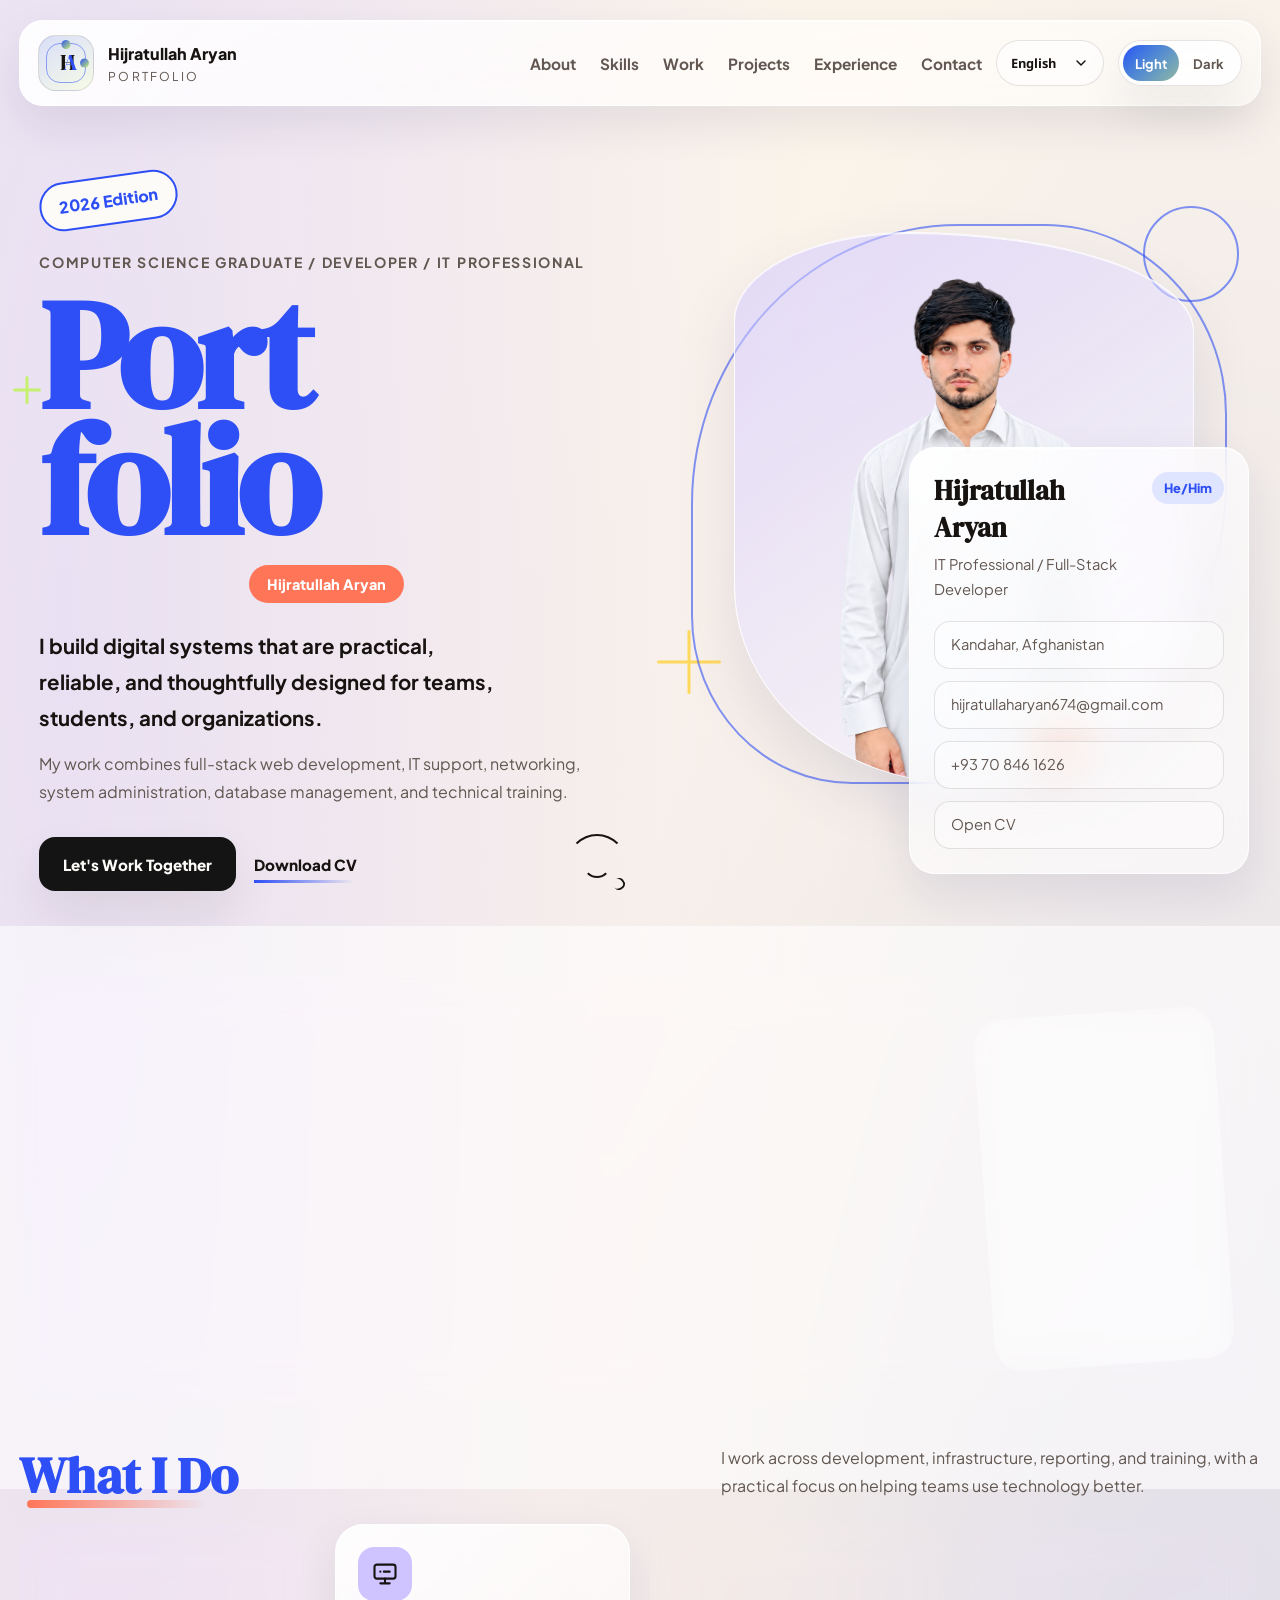
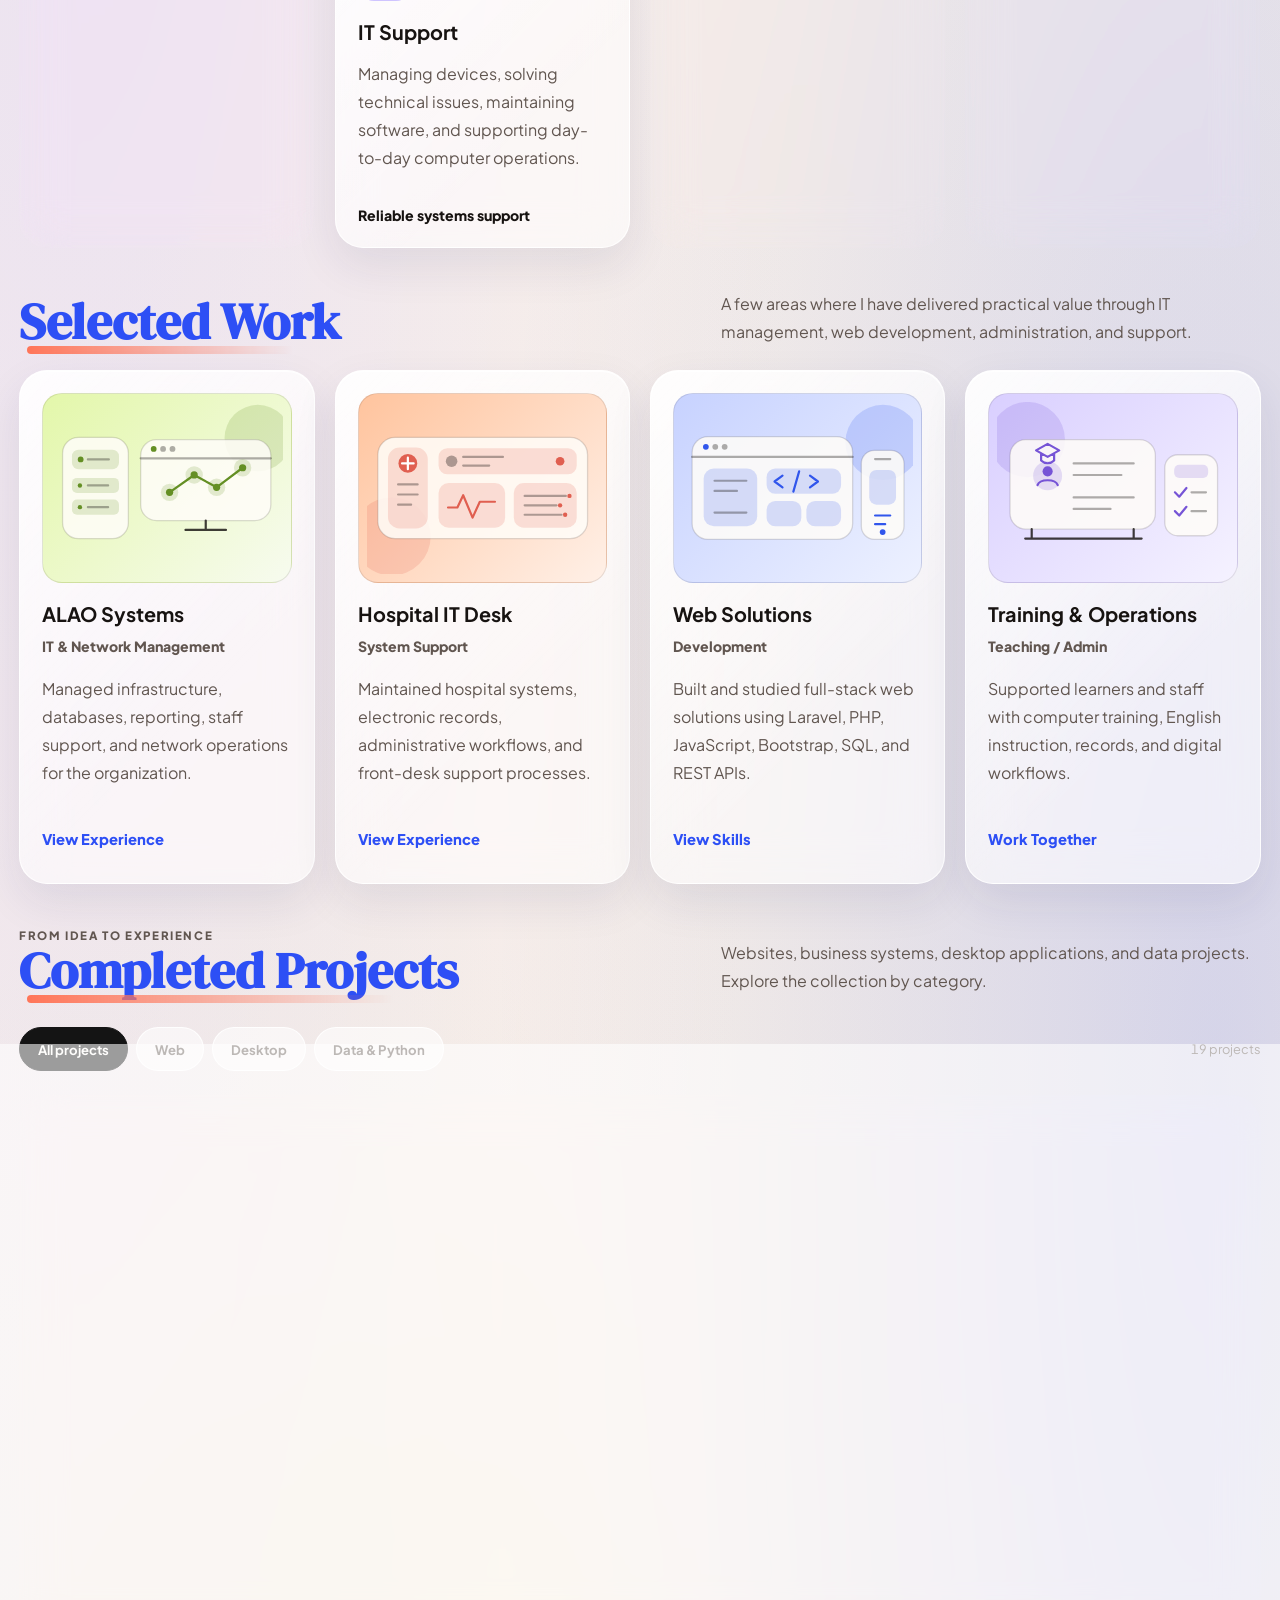
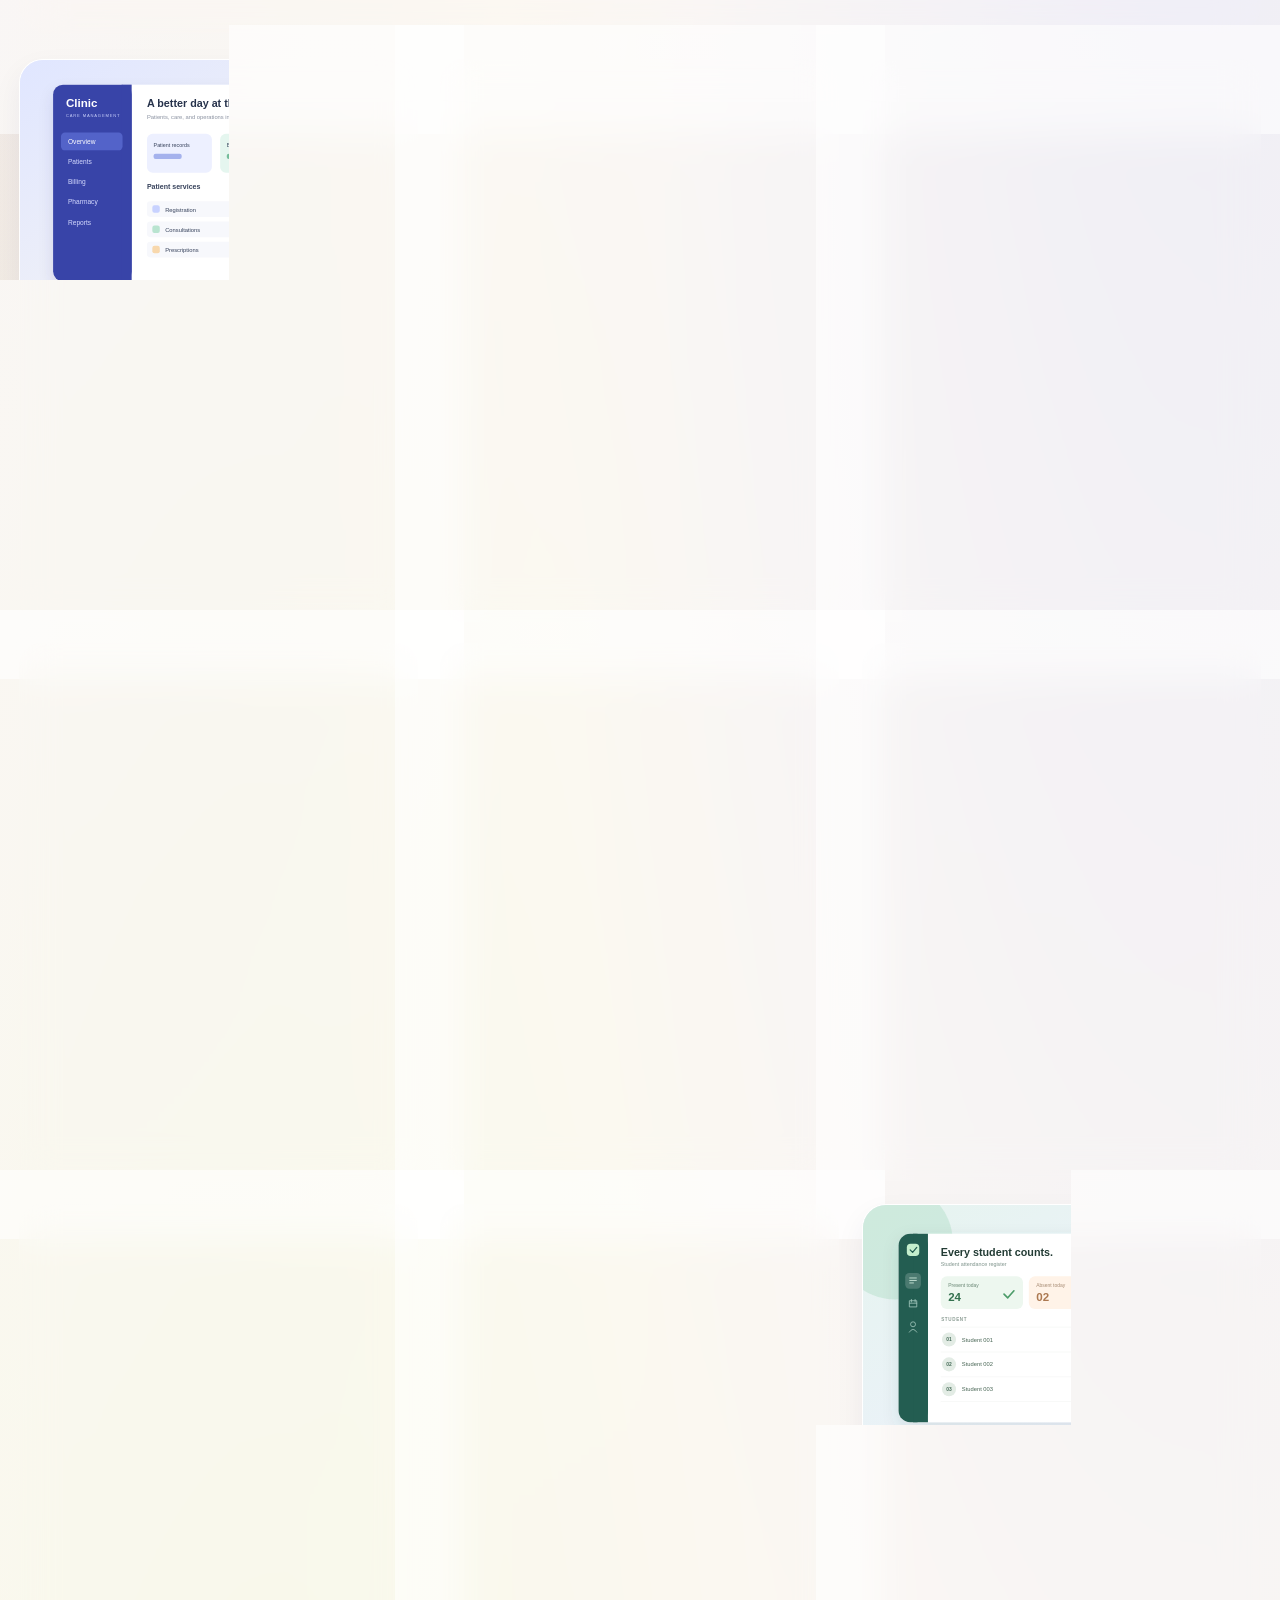
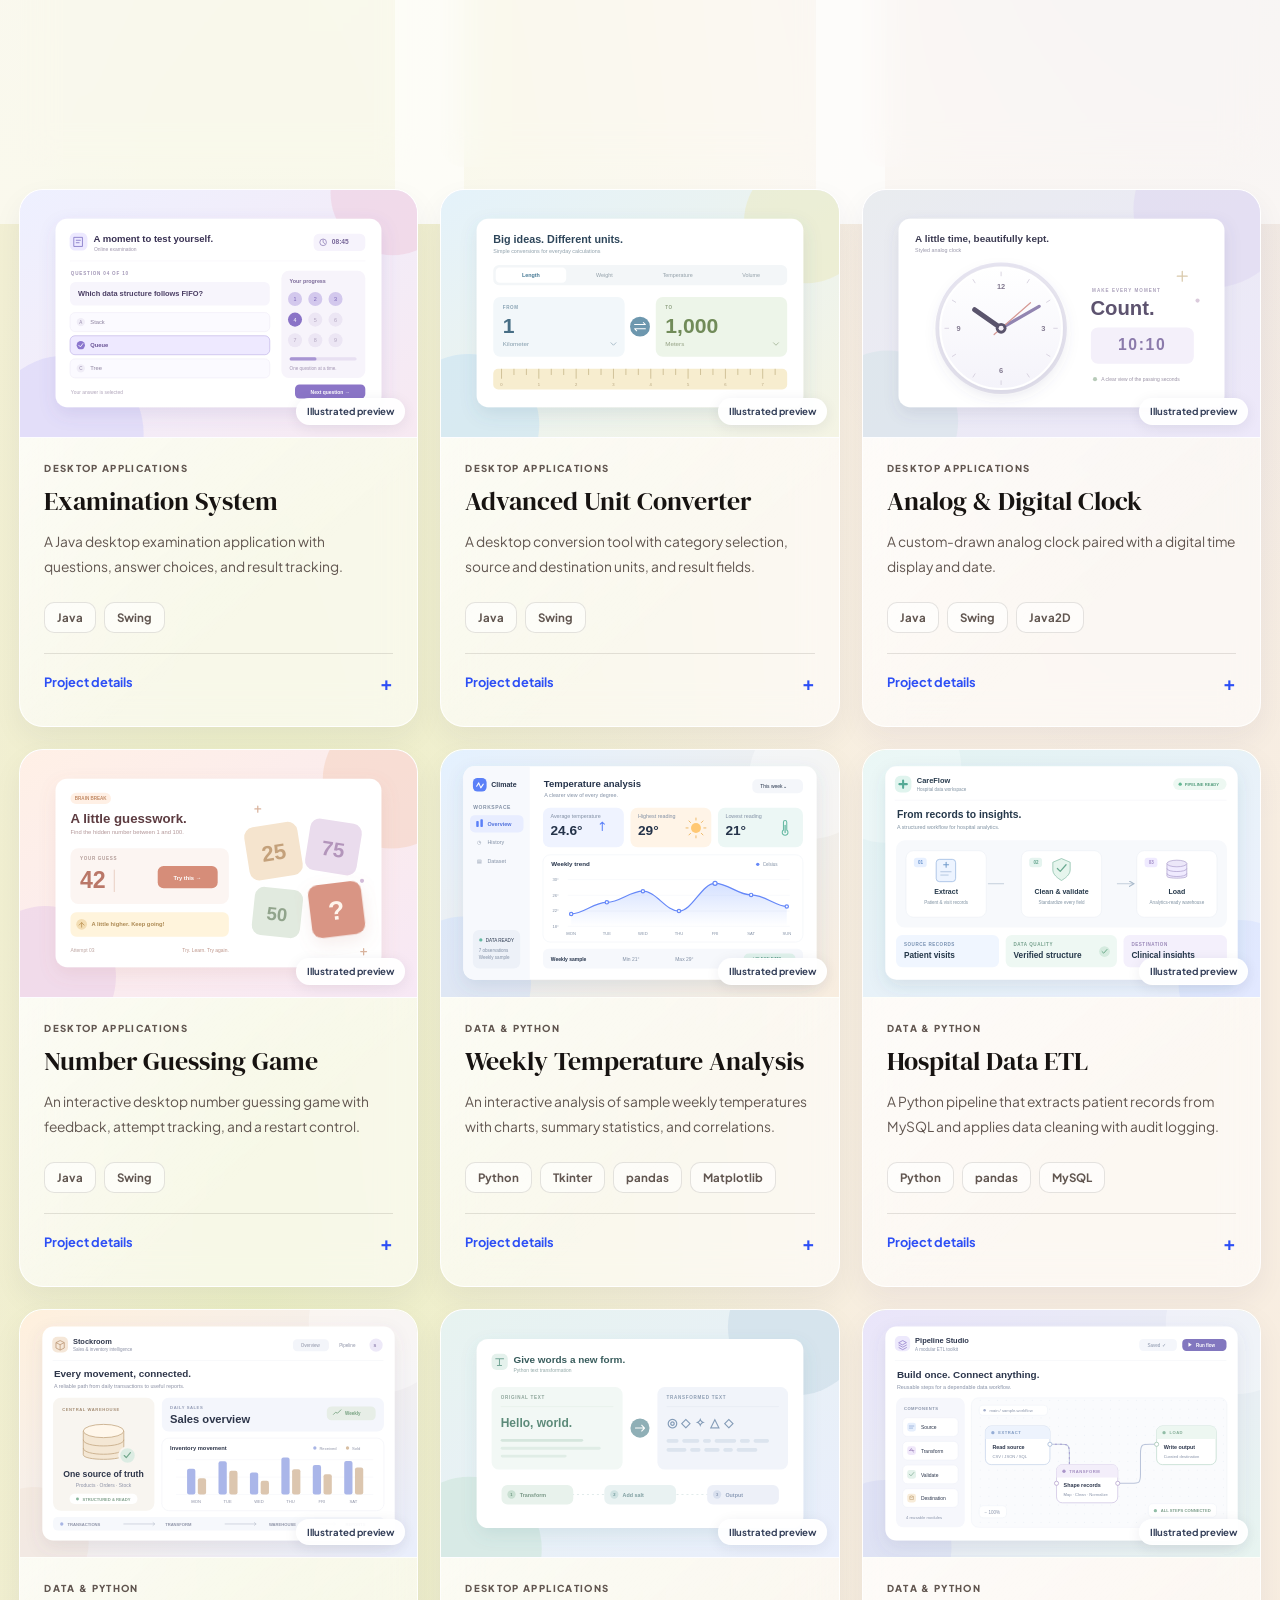
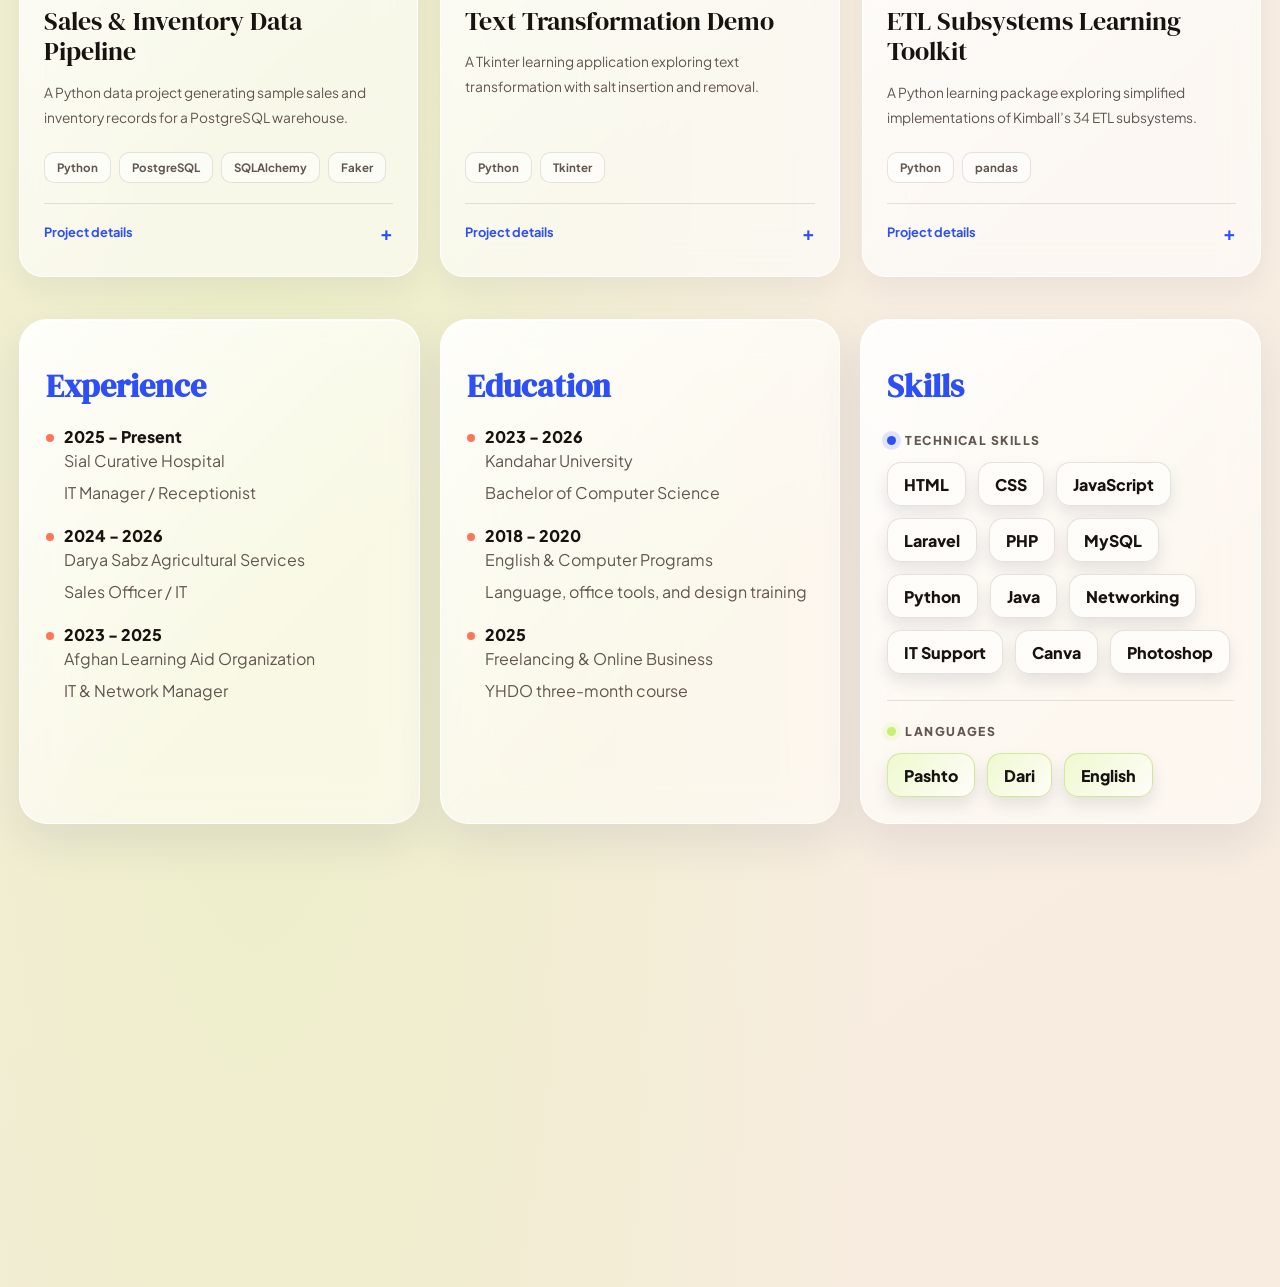
<file: index.html>
<!DOCTYPE html>
<html lang="en" dir="ltr">
<head>
    <meta charset="UTF-8">
    <meta name="viewport" content="width=device-width, initial-scale=1.0, viewport-fit=cover">
    <title>Hijratullah Aryan | Portfolio</title>
    <meta
        name="description"
        content="Portfolio website of Hijratullah Aryan, Computer Science graduate, IT professional, and full-stack web developer."
    >
    <link rel="icon" type="image/svg+xml" href="Images/ha-favicon.svg">
    <link rel="preconnect" href="https://fonts.googleapis.com">
    <link rel="preconnect" href="https://fonts.gstatic.com" crossorigin>
    <link
        href="https://fonts.googleapis.com/css2?family=DM+Serif+Display:ital@0;1&family=Noto+Sans+Arabic:wght@400;500;600;700;800&family=Plus+Jakarta+Sans:wght@400;500;600;700;800&display=swap"
        rel="stylesheet"
    >
    <link rel="stylesheet" href="CSS/style.css">
</head>
<body data-theme="light">
    <div class="page-shell">
        <header class="site-header">
            <a class="brand" href="#home" aria-label="Hijratullah Aryan home">
                <span class="brand-mark" aria-hidden="true">
                    <span class="brand-ring"></span>
                    <span class="brand-letter brand-letter-h">H</span>
                    <span class="brand-letter brand-letter-a">A</span>
                </span>
                <span class="brand-text">
                    <strong>Hijratullah Aryan</strong>
                    <small>Portfolio</small>
                </span>
            </a>

            <div class="header-tools">
                <nav class="site-nav" aria-label="Main navigation">
                    <a href="#about">About</a>
                    <a href="#skills">Skills</a>
                    <a href="#work">Work</a>
                    <a href="#projects">Projects</a>
                    <a href="#experience">Experience</a>
                    <a href="#contact">Contact</a>
                </nav>

                <div class="appearance-controls">
                    <div class="language-picker">
                        <select class="language-select" aria-label="Choose language" autocomplete="off">
                            <option value="en" lang="en">English</option>
                            <option value="ps" lang="ps" dir="rtl">پښتو</option>
                            <option value="fa-AF" lang="fa-AF" dir="rtl">دری</option>
                        </select>
                    </div>
                    <button class="theme-toggle" type="button" aria-label="Toggle color theme" aria-pressed="false">
                        <svg class="theme-icon theme-icon-light" viewBox="0 0 24 24" aria-hidden="true"><circle cx="12" cy="12" r="4"/><path d="M12 2v2m0 16v2M2 12h2m16 0h2M4.9 4.9l1.4 1.4m11.4 11.4 1.4 1.4M4.9 19.1l1.4-1.4M17.7 6.3l1.4-1.4"/></svg>
                        <svg class="theme-icon theme-icon-dark" viewBox="0 0 24 24" aria-hidden="true"><path d="M20.9 13A9 9 0 0 1 11 3.1 9 9 0 1 0 20.9 13Z"/></svg>
                        <span class="theme-toggle-track">
                            <span class="theme-toggle-label">Light</span>
                            <span class="theme-toggle-thumb"></span>
                            <span class="theme-toggle-label">Dark</span>
                        </span>
                    </button>
                </div>

            </div>
        </header>

        <main id="home">
            <section class="hero">
                <div class="hero-copy reveal">
                    <span class="sticker sticker-edition">2026 Edition</span>
                    <span class="doodle doodle-cross hero-cross"></span>

                    <p class="eyebrow">Computer Science Graduate / Developer / IT Professional  </p>
                    <h1 class="hero-title">
                        <span>Port</span>
                        <span>folio</span>
                    </h1>
                    <p class="title-pill">Hijratullah Aryan</p>
                    <p class="hero-text">
                        I build digital systems that are practical, reliable, and thoughtfully designed for
                        teams, students, and organizations.
                    </p>
                    <p class="hero-subtext">
                        My work combines full-stack web development, IT support, networking, system
                        administration, database management, and technical training.
                    </p>

                    <div class="hero-actions">
                        <a class="button button-primary" href="#contact">Let's Work Together</a>
                        <a class="button button-link" href="Files/Hijratullah%20CV.pdf" target="_blank" rel="noreferrer">Download CV</a>
                        <span class="doodle doodle-swirl hero-swirl" aria-hidden="true"></span>
                    </div>
                </div>

                <div class="hero-visual reveal">
                    <span class="doodle doodle-spark hero-spark"></span>
                    <span class="doodle doodle-loop hero-loop"></span>

                    <div class="portrait-stage">
                        <div class="portrait-shape" role="img" aria-label="Portrait of Hijratullah Aryan">
                            <img class="portrait-image portrait-image--light" src="Images/portraits/hero-portrait-light.png" alt="" aria-hidden="true" decoding="async" fetchpriority="high">
                            <img class="portrait-image portrait-image--dark" src="Images/portraits/hero-portrait-1.png" alt="" aria-hidden="true" decoding="async">
                        </div>

                        <div class="profile-card">
                            <div class="profile-card-head">
                                <div>
                                    <h2>Hijratullah Aryan</h2>
                                    <p>IT Professional / Full-Stack Developer</p>
                                </div>
                                <span class="profile-badge">He/Him</span>
                            </div>

                            <div class="profile-list">
                                <span>Kandahar, Afghanistan</span>
                                <a href="mailto:hijratullaharyan674@gmail.com">hijratullaharyan674@gmail.com</a>
                                <a href="tel:+93708461626">+93 70 846 1626</a>
                                <a href="Files/Hijratullah%20CV.pdf" target="_blank" rel="noreferrer">Open CV</a>
                            </div>
                        </div>
                    </div>
                </div>
            </section>

            <section class="about-band reveal" id="about">
                <div class="about-title-wrap">
                    <h2 class="hand-title">About me!</h2>
                </div>

                <div class="about-copy">
                    <p>
                        I am a Bachelor of Computer Science graduate from Kandahar University with more than 3
                        years of experience across IT operations, networking, technical support, web
                        development, and database management.
                    </p>
                    <p>
                        I enjoy turning real needs into useful systems, whether that means maintaining
                        infrastructure, supporting staff, building responsive web applications, or organizing
                        clean digital records.
                    </p>
                </div>

                <div class="about-side-card">
                    <div class="mini-photo">
                        <img src="Images/IMG_2098.JPG" alt="Hijratullah Aryan working on a laptop">
                    </div>
                    <p>Code. Support. Improve.</p>
                </div>
            </section>

            <section class="services reveal" id="skills">
                <div class="section-top">
                    <h2 class="hand-title">What I Do</h2>
                    <p>
                        I work across development, infrastructure, reporting, and training, with a practical
                        focus on helping teams use technology better.
                    </p>
                </div>

                <div class="service-grid">
                    <article class="service-card">
                        <span class="service-icon icon-green" aria-label="Web development">
                            <svg viewBox="0 0 24 24" aria-hidden="true"><path d="m8 9-3 3 3 3M16 9l3 3-3 3M14 5l-4 14"/></svg>
                        </span>
                        <h3>Web Development</h3>
                        <p>Building responsive websites and web systems with Laravel, PHP, HTML, CSS, JavaScript, and MySQL.</p>
                        <span class="service-link">Modern web stacks</span>
                    </article>

                    <article class="service-card">
                        <span class="service-icon icon-purple" aria-label="IT support">
                            <svg viewBox="0 0 24 24" aria-hidden="true"><rect x="3" y="4" width="18" height="12" rx="2"/><path d="M8 20h8M12 16v4M8 10h.01M11 10h5"/></svg>
                        </span>
                        <h3>IT Support</h3>
                        <p>Managing devices, solving technical issues, maintaining software, and supporting day-to-day computer operations.</p>
                        <span class="service-link">Reliable systems support</span>
                    </article>

                    <article class="service-card">
                        <span class="service-icon icon-yellow" aria-label="Database management">
                            <svg viewBox="0 0 24 24" aria-hidden="true"><ellipse cx="12" cy="5" rx="7" ry="3"/><path d="M5 5v7c0 1.7 3.1 3 7 3s7-1.3 7-3V5M5 12v7c0 1.7 3.1 3 7 3s7-1.3 7-3v-7"/></svg>
                        </span>
                        <h3>Database Management</h3>
                        <p>Handling MySQL, SQL, Microsoft Access, reports, backups, and structured digital record systems.</p>
                        <span class="service-link">Clean data and reporting</span>
                    </article>

                    <article class="service-card">
                        <span class="service-icon icon-red" aria-label="Training and coordination">
                            <svg viewBox="0 0 24 24" aria-hidden="true"><circle cx="9" cy="8" r="3"/><path d="M3 20v-1.5A4.5 4.5 0 0 1 7.5 14h3A4.5 4.5 0 0 1 15 18.5V20M16 7h5M18.5 4.5v5"/></svg>
                        </span>
                        <h3>Training & Coordination</h3>
                        <p>Teaching computer and English skills, guiding users, and improving team confidence with technology.</p>
                        <span class="service-link">People-focused delivery</span>
                    </article>
                </div>
            </section>

            <section class="work-section reveal" id="work">
                <div class="section-top">
                    <h2 class="hand-title">Selected Work</h2>
                    <p>
                        A few areas where I have delivered practical value through IT management, web
                        development, administration, and support.
                    </p>
                </div>

                <div class="work-grid">
                    <article class="work-card">
                        <div class="work-preview preview-mint">
                            <svg class="work-illustration" viewBox="0 0 320 190" aria-hidden="true" focusable="false">
                                <circle class="art-orb" cx="286" cy="26" r="46"/>
                                <rect class="art-panel" x="16" y="25" width="91" height="140" rx="22"/>
                                <rect class="art-soft" x="29" y="42" width="65" height="27" rx="9"/>
                                <circle class="art-accent" cx="41" cy="55.5" r="4"/>
                                <path class="art-muted-stroke" d="M51 55.5h29"/>
                                <rect class="art-soft" x="29" y="81" width="65" height="21" rx="7"/>
                                <rect class="art-soft" x="29" y="111" width="65" height="21" rx="7"/>
                                <circle class="art-accent" cx="40" cy="91.5" r="3"/>
                                <circle class="art-accent" cx="40" cy="121.5" r="3"/>
                                <path class="art-muted-stroke" d="M51 91.5h28M51 121.5h28"/>
                                <rect class="art-panel" x="124" y="28" width="180" height="112" rx="22"/>
                                <path class="art-muted-stroke" d="M124 54h180"/>
                                <circle class="art-accent" cx="142" cy="41" r="4"/>
                                <circle class="art-muted" cx="155" cy="41" r="4"/>
                                <circle class="art-muted" cx="168" cy="41" r="4"/>
                                <path class="art-accent-stroke" d="M164 101 198 77l31 17 36-27"/>
                                <circle class="art-soft" cx="164" cy="101" r="12"/>
                                <circle class="art-soft" cx="198" cy="77" r="12"/>
                                <circle class="art-soft" cx="229" cy="94" r="12"/>
                                <circle class="art-soft" cx="265" cy="67" r="12"/>
                                <circle class="art-accent" cx="164" cy="101" r="5"/>
                                <circle class="art-accent" cx="198" cy="77" r="5"/>
                                <circle class="art-accent" cx="229" cy="94" r="5"/>
                                <circle class="art-accent" cx="265" cy="67" r="5"/>
                                <path class="art-stroke" d="M214 140v13m-28 0h56"/>
                            </svg>
                        </div>
                        <h3>ALAO Systems</h3>
                        <p class="work-tag">IT & Network Management</p>
                        <p>Managed infrastructure, databases, reporting, staff support, and network operations for the organization.</p>
                        <a href="#experience">View Experience</a>
                    </article>

                    <article class="work-card">
                        <div class="work-preview preview-peach">
                            <svg class="work-illustration" viewBox="0 0 320 190" aria-hidden="true" focusable="false">
                                <circle class="art-orb" cx="34" cy="162" r="54"/>
                                <rect class="art-panel" x="15" y="25" width="290" height="140" rx="24"/>
                                <rect class="art-soft" x="29" y="39" width="55" height="112" rx="16"/>
                                <circle class="art-accent" cx="56.5" cy="61" r="13"/>
                                <path class="art-panel-stroke" d="M56.5 53v16M48.5 61h16"/>
                                <path class="art-muted-stroke" d="M43 90h27M43 104h27M43 118h18"/>
                                <rect class="art-soft" x="99" y="40" width="191" height="36" rx="12"/>
                                <circle class="art-muted" cx="117" cy="58" r="8"/>
                                <path class="art-muted-stroke" d="M133 52h55M133 64h36"/>
                                <circle class="art-accent" cx="267" cy="58" r="6"/>
                                <rect class="art-soft" x="99" y="88" width="92" height="62" rx="14"/>
                                <path class="art-accent-stroke" d="M112 122h13l8-17 13 31 10-22h21"/>
                                <rect class="art-soft" x="203" y="88" width="87" height="62" rx="14"/>
                                <path class="art-muted-stroke" d="M218 106h57M218 119h44M218 132h51"/>
                                <circle class="art-accent" cx="280" cy="106" r="3"/>
                                <circle class="art-accent" cx="267" cy="119" r="3"/>
                                <circle class="art-accent" cx="274" cy="132" r="3"/>
                            </svg>
                        </div>
                        <h3>Hospital IT Desk</h3>
                        <p class="work-tag">System Support</p>
                        <p>Maintained hospital systems, electronic records, administrative workflows, and front-desk support processes.</p>
                        <a href="#experience">View Experience</a>
                    </article>

                    <article class="work-card">
                        <div class="work-preview preview-blue">
                            <svg class="work-illustration" viewBox="0 0 320 190" aria-hidden="true" focusable="false">
                                <circle class="art-orb" cx="278" cy="32" r="52"/>
                                <rect class="art-panel" x="14" y="24" width="222" height="142" rx="22"/>
                                <path class="art-muted-stroke" d="M14 52h222"/>
                                <circle class="art-accent" cx="33" cy="38" r="4"/>
                                <circle class="art-muted" cx="46" cy="38" r="4"/>
                                <circle class="art-muted" cx="59" cy="38" r="4"/>
                                <rect class="art-soft" x="30" y="68" width="74" height="80" rx="14"/>
                                <path class="art-muted-stroke" d="M45 85h44M45 99h31M45 129h44"/>
                                <rect class="art-soft" x="117" y="68" width="103" height="35" rx="12"/>
                                <rect class="art-soft" x="117" y="113" width="48" height="35" rx="12"/>
                                <rect class="art-soft" x="172" y="113" width="48" height="35" rx="12"/>
                                <path class="art-accent-stroke" d="m139 78-11 8 11 8m38-16 11 8-11 8m-15-22-8 28"/>
                                <rect class="art-panel" x="248" y="43" width="59" height="123" rx="18"/>
                                <path class="art-muted-stroke" d="M267 55h21"/>
                                <rect class="art-soft" x="259" y="70" width="37" height="48" rx="10"/>
                                <path class="art-accent-stroke" d="M267 133h21M267 145h14"/>
                                <circle class="art-accent" cx="277.5" cy="156" r="4"/>
                            </svg>
                        </div>
                        <h3>Web Solutions</h3>
                        <p class="work-tag">Development</p>
                        <p>Built and studied full-stack web solutions using Laravel, PHP, JavaScript, Bootstrap, SQL, and REST APIs.</p>
                        <a href="#skills">View Skills</a>
                    </article>

                    <article class="work-card">
                        <div class="work-preview preview-lavender">
                            <svg class="work-illustration" viewBox="0 0 320 190" aria-hidden="true" focusable="false">
                                <circle class="art-orb" cx="42" cy="28" r="52"/>
                                <rect class="art-panel" x="18" y="28" width="201" height="124" rx="22"/>
                                <path class="art-stroke" d="M48 152v13m141-13v13M39 165h161"/>
                                <circle class="art-soft" cx="70" cy="78" r="20"/>
                                <circle class="art-accent" cx="70" cy="72" r="7"/>
                                <path class="art-accent-stroke" d="M56 91c3-9 25-9 28 0"/>
                                <path class="art-muted-stroke" d="M106 61h83M106 77h66M106 108h83M106 124h51"/>
                                <path class="art-accent-stroke" d="m54 43 16-9 16 9-16 9-16-9Zm7 5v9c5 5 13 5 18 0v-9"/>
                                <rect class="art-panel" x="232" y="49" width="73" height="112" rx="18"/>
                                <rect class="art-soft" x="245" y="63" width="47" height="18" rx="7"/>
                                <path class="art-accent-stroke" d="m246 101 6 6 10-12m-16 32 6 6 10-12"/>
                                <path class="art-muted-stroke" d="M269 101h20M269 127h20"/>
                            </svg>
                        </div>
                        <h3>Training & Operations</h3>
                        <p class="work-tag">Teaching / Admin</p>
                        <p>Supported learners and staff with computer training, English instruction, records, and digital workflows.</p>
                        <a href="#contact">Work Together</a>
                    </article>
                </div>
            </section>

            <section class="projects-section reveal" id="projects" aria-labelledby="projects-title">
                <div class="section-top">
                    <div>
                        <p class="projects-eyebrow">From idea to experience</p>
                        <h2 class="hand-title" id="projects-title">Completed Projects</h2>
                    </div>
                    <p>Websites, business systems, desktop applications, and data projects. Explore the collection by category.</p>
                </div>

                <div class="project-toolbar" hidden>
                    <div class="project-filters" role="group" aria-label="Filter projects">
                        <button type="button" class="is-selected" data-filter="all" aria-pressed="true">All projects</button>
                        <button type="button" data-filter="web" aria-pressed="false">Web</button>
                        <button type="button" data-filter="desktop" aria-pressed="false">Desktop</button>
                        <button type="button" data-filter="data" aria-pressed="false">Data &amp; Python</button>
                    </div>
                    <p class="project-count" role="status" aria-live="polite">19 projects</p>
                </div>
                <article class="project-feature" data-category="web">
                    <figure class="project-art project-feature-image"><img src="Images/projects/portfolio.svg" alt="Illustrated preview of this portfolio&#8217;s blue typography and glass panels" width="960" height="600" loading="lazy" decoding="async"><figcaption class="project-image-label">Design illustration</figcaption></figure>
                    <div class="project-details">
                        <div class="project-meta"><span class="project-status">Completed</span><span>Personal website</span></div>
                        <h3>My corner of the web.</h3>
                        <p>A personal portfolio bringing my experience, skills, and work together in one place. Built with frosted glass surfaces, light and dark themes, and a layout that adapts to phones.</p>
                        <ul class="project-highlights">
                            <li>Responsive layouts for desktop and mobile</li>
                            <li>Light and dark theme switcher</li>
                            <li>Smooth section navigation and reveal animations</li>
                        </ul>
                        <ul class="project-stack" aria-label="Technologies used"><li>HTML</li><li>CSS</li><li>JavaScript</li></ul>
                        <a class="button button-primary project-visit" href="#home">Explore portfolio <span aria-hidden="true">&#8599;</span></a>
                    </div>
                </article>
                <div class="project-gallery">
                    <article class="project-tile" data-category="web">
                        <figure class="project-tile-art"><img src="Images/projects/clinic-dbms.svg" alt="Illustrated clinic dashboard with patient services, billing, and pharmacy panels" width="960" height="600" loading="lazy" decoding="async"><figcaption class="project-image-label">Illustrated preview</figcaption></figure>
                        <div class="project-tile-body"><p class="projects-eyebrow">Web development</p><h3>Clinic DBMS</h3><p>A clinic management application for patient registration, billing, pharmacy sales, doctors, reports, and database backups.</p>
                        <ul class="project-stack" aria-label="Technologies used"><li>Laravel</li><li>PHP</li><li>SQLite</li><li>Docker</li></ul>
                        <details class="project-more"><summary>Project details <span aria-hidden="true">+</span></summary><p>Patient cards, printable bills, service management, and authenticated staff access.</p></details></div>
                    </article>
                    <article class="project-tile" data-category="web">
                        <figure class="project-tile-art"><img src="Images/projects/cotton-management.svg" alt="Illustrated cotton management dashboard with intake, production, inventory, and sales information" width="960" height="600" loading="lazy" decoding="async"><figcaption class="project-image-label">Illustrated preview</figcaption></figure>
                        <div class="project-tile-body"><p class="projects-eyebrow">Web development</p><h3>Cotton Management System</h3><p>A business application connecting cotton intake, production, inventory, sales, and accounting.</p>
                        <ul class="project-stack" aria-label="Technologies used"><li>Laravel</li><li>PHP</li><li>Blade</li></ul>
                        <details class="project-more"><summary>Project details <span aria-hidden="true">+</span></summary><p>Role-based dashboards for administrators, managers, production, and sales teams.</p></details></div>
                    </article>
                    <article class="project-tile" data-category="web">
                        <figure class="project-tile-art"><img src="Images/projects/parking-website.svg" alt="Illustrated parking website showing available spaces, parking levels, and booking information" width="960" height="600" loading="lazy" decoding="async"><figcaption class="project-image-label">Illustrated preview</figcaption></figure>
                        <div class="project-tile-body"><p class="projects-eyebrow">Web development</p><h3>Parking Website</h3><p>A multi-page parking website presenting services, location information, and a contact experience.</p>
                        <ul class="project-stack" aria-label="Technologies used"><li>HTML</li><li>CSS</li></ul>
                        <details class="project-more"><summary>Project details <span aria-hidden="true">+</span></summary><p>Includes dedicated about, services, location, and contact pages.</p></details></div>
                    </article>
                    <article class="project-tile" data-category="web">
                        <figure class="project-tile-art"><img src="Images/projects/petrol-station.svg" alt="Illustrated petrol station website with fuel services, station status, and service cards" width="960" height="600" loading="lazy" decoding="async"><figcaption class="project-image-label">Illustrated preview</figcaption></figure>
                        <div class="project-tile-body"><p class="projects-eyebrow">Web development</p><h3>Petrol Station Website</h3><p>A petrol station website with service information, location pages, contact forms, and login screens.</p>
                        <ul class="project-stack" aria-label="Technologies used"><li>HTML</li><li>CSS</li><li>JavaScript</li></ul>
                        <details class="project-more"><summary>Project details <span aria-hidden="true">+</span></summary><p>Groups the related petrol station versions into one project.</p></details></div>
                    </article>
                    <article class="project-tile" data-category="web">
                        <figure class="project-tile-art"><img src="Images/projects/education-courses.svg" alt="Illustrated education website with course catalog, learning progress, and student information" width="960" height="600" loading="lazy" decoding="async"><figcaption class="project-image-label">Illustrated preview</figcaption></figure>
                        <div class="project-tile-body"><p class="projects-eyebrow">Web development</p><h3>Education &amp; Courses Website</h3><p>A Pashto-language educational website presenting courses, student feedback, and contact information.</p>
                        <ul class="project-stack" aria-label="Technologies used"><li>HTML</li><li>CSS</li></ul>
                        <details class="project-more"><summary>Project details <span aria-hidden="true">+</span></summary><p>Separate home, courses, about, student, and contact pages.</p></details></div>
                    </article>
                    <article class="project-tile" data-category="web">
                        <figure class="project-tile-art"><img src="Images/projects/ehsas-literature.svg" alt="Illustrated literature website with books, poets, genres, and reading activity" width="960" height="600" loading="lazy" decoding="async"><figcaption class="project-image-label">Illustrated preview</figcaption></figure>
                        <div class="project-tile-body"><p class="projects-eyebrow">Web development</p><h3>Ehsas Literature Website</h3><p>A literature website bringing together books, poets, biographies, genres, and events.</p>
                        <ul class="project-stack" aria-label="Technologies used"><li>HTML</li><li>CSS</li><li>JavaScript</li></ul>
                        <details class="project-more"><summary>Project details <span aria-hidden="true">+</span></summary><p>A collection of linked pages dedicated to literary content.</p></details></div>
                    </article>
                    <article class="project-tile" data-category="web">
                        <figure class="project-tile-art"><img src="Images/projects/pashto-portfolio.svg" alt="Illustrated preview of a Pashto portfolio with introduction and profile layout" width="960" height="600" loading="lazy" decoding="async"><figcaption class="project-image-label">Illustrated preview</figcaption></figure>
                        <div class="project-tile-body"><p class="projects-eyebrow">Web development</p><h3>Pashto Portfolio Website</h3><p>An earlier portfolio website presenting personal information and work in Pashto.</p>
                        <ul class="project-stack" aria-label="Technologies used"><li>HTML</li><li>CSS</li><li>JavaScript</li></ul>
                        <details class="project-more"><summary>Project details <span aria-hidden="true">+</span></summary><p>A separate language-focused portfolio design with section navigation.</p></details></div>
                    </article>
                    <article class="project-tile" data-category="desktop">
                        <figure class="project-tile-art"><img src="Images/projects/hotel-booking.svg" alt="Hotel booking illustration with room listings and availability" width="960" height="600" loading="lazy" decoding="async"><figcaption class="project-image-label">Illustrated preview</figcaption></figure>
                        <div class="project-tile-body"><p class="projects-eyebrow">Desktop applications</p><h3>Hotel Room Booking</h3><p>A Java desktop application for browsing room information and managing room availability and bookings.</p>
                        <ul class="project-stack" aria-label="Technologies used"><li>Java</li><li>Swing</li></ul>
                        <details class="project-more"><summary>Project details <span aria-hidden="true">+</span></summary><p>Room models track room numbers, types, prices, and availability in memory.</p></details></div>
                    </article>
                    <article class="project-tile" data-category="desktop">
                        <figure class="project-tile-art"><img src="Images/projects/student-attendance.svg" alt="Attendance interface illustration with a student record table" width="960" height="600" loading="lazy" decoding="async"><figcaption class="project-image-label">Illustrated preview</figcaption></figure>
                        <div class="project-tile-body"><p class="projects-eyebrow">Desktop applications</p><h3>Student Attendance System</h3><p>A desktop interface for recording student attendance with student IDs, dates, and attendance status.</p>
                        <ul class="project-stack" aria-label="Technologies used"><li>Java</li><li>Swing</li></ul>
                        <details class="project-more"><summary>Project details <span aria-hidden="true">+</span></summary><p>Displays attendance records in a table with an in-memory record collection.</p></details></div>
                    </article>
                    <article class="project-tile" data-category="desktop">
                        <figure class="project-tile-art"><img src="Images/projects/examination.svg" alt="Examination interface illustration with multiple choice questions" width="960" height="600" loading="lazy" decoding="async"><figcaption class="project-image-label">Illustrated preview</figcaption></figure>
                        <div class="project-tile-body"><p class="projects-eyebrow">Desktop applications</p><h3>Examination System</h3><p>A Java desktop examination application with questions, answer choices, and result tracking.</p>
                        <ul class="project-stack" aria-label="Technologies used"><li>Java</li><li>Swing</li></ul>
                        <details class="project-more"><summary>Project details <span aria-hidden="true">+</span></summary><p>Uses question models and a results collection to manage the exam flow.</p></details></div>
                    </article>
                    <article class="project-tile" data-category="desktop">
                        <figure class="project-tile-art"><img src="Images/projects/unit-converter.svg" alt="Unit conversion illustration with source and destination values" width="960" height="600" loading="lazy" decoding="async"><figcaption class="project-image-label">Illustrated preview</figcaption></figure>
                        <div class="project-tile-body"><p class="projects-eyebrow">Desktop applications</p><h3>Advanced Unit Converter</h3><p>A desktop conversion tool with category selection, source and destination units, and result fields.</p>
                        <ul class="project-stack" aria-label="Technologies used"><li>Java</li><li>Swing</li></ul>
                        <details class="project-more"><summary>Project details <span aria-hidden="true">+</span></summary><p>Includes conversion and clear controls in a structured desktop interface.</p></details></div>
                    </article>
                    <article class="project-tile" data-category="desktop">
                        <figure class="project-tile-art"><img src="Images/projects/analog-clock.svg" alt="Analog and digital clock illustration with time and date displays" width="960" height="600" loading="lazy" decoding="async"><figcaption class="project-image-label">Illustrated preview</figcaption></figure>
                        <div class="project-tile-body"><p class="projects-eyebrow">Desktop applications</p><h3>Analog &amp; Digital Clock</h3><p>A custom-drawn analog clock paired with a digital time display and date.</p>
                        <ul class="project-stack" aria-label="Technologies used"><li>Java</li><li>Swing</li><li>Java2D</li></ul>
                        <details class="project-more"><summary>Project details <span aria-hidden="true">+</span></summary><p>Combines a painted clock face with a continuously updated time display.</p></details></div>
                    </article>
                    <article class="project-tile" data-category="desktop">
                        <figure class="project-tile-art"><img src="Images/projects/guessing-game.svg" alt="Number guessing game illustration with guesses and feedback" width="960" height="600" loading="lazy" decoding="async"><figcaption class="project-image-label">Illustrated preview</figcaption></figure>
                        <div class="project-tile-body"><p class="projects-eyebrow">Desktop applications</p><h3>Number Guessing Game</h3><p>An interactive desktop number guessing game with feedback, attempt tracking, and a restart control.</p>
                        <ul class="project-stack" aria-label="Technologies used"><li>Java</li><li>Swing</li></ul>
                        <details class="project-more"><summary>Project details <span aria-hidden="true">+</span></summary><p>Uses a randomly generated target number and a dedicated guessing interface.</p></details></div>
                    </article>
                    <article class="project-tile" data-category="data">
                        <figure class="project-tile-art"><img src="Images/projects/temperature-analysis.svg" alt="Weekly temperature chart illustration with summary statistics" width="960" height="600" loading="lazy" decoding="async"><figcaption class="project-image-label">Illustrated preview</figcaption></figure>
                        <div class="project-tile-body"><p class="projects-eyebrow">Data & Python</p><h3>Weekly Temperature Analysis</h3><p>An interactive analysis of sample weekly temperatures with charts, summary statistics, and correlations.</p>
                        <ul class="project-stack" aria-label="Technologies used"><li>Python</li><li>Tkinter</li><li>pandas</li><li>Matplotlib</li></ul>
                        <details class="project-more"><summary>Project details <span aria-hidden="true">+</span></summary><p>Includes a one-sample statistical test using SciPy and correlation visualizations.</p></details></div>
                    </article>
                    <article class="project-tile" data-category="data">
                        <figure class="project-tile-art"><img src="Images/projects/hospital-etl.svg" alt="Hospital ETL illustration showing records moving through cleaning and loading" width="960" height="600" loading="lazy" decoding="async"><figcaption class="project-image-label">Illustrated preview</figcaption></figure>
                        <div class="project-tile-body"><p class="projects-eyebrow">Data & Python</p><h3>Hospital Data ETL</h3><p>A Python pipeline that extracts patient records from MySQL and applies data cleaning with audit logging.</p>
                        <ul class="project-stack" aria-label="Technologies used"><li>Python</li><li>pandas</li><li>MySQL</li></ul>
                        <details class="project-more"><summary>Project details <span aria-hidden="true">+</span></summary><p>An educational ETL implementation with extraction and cleaning stages.</p></details></div>
                    </article>
                    <article class="project-tile" data-category="data">
                        <figure class="project-tile-art"><img src="Images/projects/inventory-pipeline.svg" alt="Sales and inventory data illustration with charts and a warehouse pipeline" width="960" height="600" loading="lazy" decoding="async"><figcaption class="project-image-label">Illustrated preview</figcaption></figure>
                        <div class="project-tile-body"><p class="projects-eyebrow">Data & Python</p><h3>Sales &amp; Inventory Data Pipeline</h3><p>A Python data project generating sample sales and inventory records for a PostgreSQL warehouse.</p>
                        <ul class="project-stack" aria-label="Technologies used"><li>Python</li><li>PostgreSQL</li><li>SQLAlchemy</li><li>Faker</li></ul>
                        <details class="project-more"><summary>Project details <span aria-hidden="true">+</span></summary><p>Uses generated demonstration data and pandas for the warehouse workflow.</p></details></div>
                    </article>
                    <article class="project-tile" data-category="desktop">
                        <figure class="project-tile-art"><img src="Images/projects/text-transformation.svg" alt="Text transformation illustration showing input and transformed output" width="960" height="600" loading="lazy" decoding="async"><figcaption class="project-image-label">Illustrated preview</figcaption></figure>
                        <div class="project-tile-body"><p class="projects-eyebrow">Desktop applications</p><h3>Text Transformation Demo</h3><p>A Tkinter learning application exploring text transformation with salt insertion and removal.</p>
                        <ul class="project-stack" aria-label="Technologies used"><li>Python</li><li>Tkinter</li></ul>
                        <details class="project-more"><summary>Project details <span aria-hidden="true">+</span></summary><p>An educational text-processing interface.</p></details></div>
                    </article>
                    <article class="project-tile" data-category="data">
                        <figure class="project-tile-art"><img src="Images/projects/etl-toolkit.svg" alt="ETL toolkit illustration showing connected data processing modules" width="960" height="600" loading="lazy" decoding="async"><figcaption class="project-image-label">Illustrated preview</figcaption></figure>
                        <div class="project-tile-body"><p class="projects-eyebrow">Data & Python</p><h3>ETL Subsystems Learning Toolkit</h3><p>A Python learning package exploring simplified implementations of Kimball’s 34 ETL subsystems.</p>
                        <ul class="project-stack" aria-label="Technologies used"><li>Python</li><li>pandas</li></ul>
                        <details class="project-more"><summary>Project details <span aria-hidden="true">+</span></summary><p>Includes modules for extraction, cleansing, deduplication, dimensions, auditing, and sample flows.</p></details></div>
                    </article>
                </div>
            </section>

            <section class="summary-section reveal" id="experience">
                <article class="summary-panel panel-experience">
                    <h2>Experience</h2>
                    <ul class="summary-list">
                        <li>
                            <strong>2025 - Present</strong>
                            <span>Sial Curative Hospital</span>
                            <p>IT Manager / Receptionist</p>
                        </li>
                        <li>
                            <strong>2024 - 2026</strong>
                            <span>Darya Sabz Agricultural Services</span>
                            <p>Sales Officer / IT</p>
                        </li>
                        <li>
                            <strong>2023 - 2025</strong>
                            <span>Afghan Learning Aid Organization</span>
                            <p>IT & Network Manager</p>
                        </li>
                    </ul>
                </article>

                <article class="summary-panel panel-education">
                    <h2>Education</h2>
                    <ul class="summary-list">
                        <li>
                            <strong>2023 - 2026</strong>
                            <span>Kandahar University</span>
                            <p>Bachelor of Computer Science</p>
                        </li>
                        <li>
                            <strong>2018 - 2020</strong>
                            <span>English & Computer Programs</span>
                            <p>Language, office tools, and design training</p>
                        </li>
                        <li>
                            <strong>2025</strong>
                            <span>Freelancing & Online Business</span>
                            <p>YHDO three-month course</p>
                        </li>
                    </ul>
                </article>

                <article class="summary-panel panel-skills">
                    <h2>Skills</h2>
                    <section class="skill-group" aria-labelledby="technical-skills-title">
                        <h3 class="skill-group-title" id="technical-skills-title">Technical Skills</h3>
                        <div class="skill-chip-grid">
                            <span>HTML</span>
                            <span>CSS</span>
                            <span>JavaScript</span>
                            <span>Laravel</span>
                            <span>PHP</span>
                            <span>MySQL</span>
                            <span>Python</span>
                            <span>Java</span>
                            <span>Networking</span>
                            <span>IT Support</span>
                            <span>Canva</span>
                            <span>Photoshop</span>
                        </div>
                    </section>

                    <section class="skill-group language-group" aria-labelledby="languages-title">
                        <h3 class="skill-group-title" id="languages-title">Languages</h3>
                        <div class="language-row">
                            <span>Pashto</span>
                            <span>Dari</span>
                            <span>English</span>
                        </div>
                    </section>
                </article>
            </section>

            <section class="cta-section reveal" id="contact">
                <span class="doodle doodle-spark cta-spark"></span>
                <div class="cta-copy">
                    <p class="cta-eyebrow">Have a project in mind?</p>
                    <h2>Let's build something useful together.</h2>
                    <p>
                        I am open to opportunities in IT support, web development, administration, training,
                        and database work.
                    </p>
                </div>

                <div class="cta-actions">
                    <div class="contact-card">
                        <span class="contact-card-label">Contact directly</span>
                        <a class="contact-main-link" href="mailto:hijratullaharyan674@gmail.com">
                            <svg viewBox="0 0 24 24" aria-hidden="true"><rect x="3" y="5" width="18" height="14" rx="2"/><path d="m3 7 9 6 9-6"/></svg>
                            <span>hijratullaharyan674@gmail.com</span>
                        </a>
                        <a class="contact-phone-link" href="tel:+93708461626">+93 70 846 1626</a>
                    </div>
                    <a class="button button-primary contact-button" href="mailto:hijratullaharyan674@gmail.com">Start a Conversation <span aria-hidden="true">↗</span></a>
                    <div class="cta-links">
                        <a href="mailto:hijratullaharyan674@gmail.com">Email</a>
                        <a href="tel:+93708461626">Call</a>
                        <a href="Files/Hijratullah%20CV.pdf" target="_blank" rel="noreferrer">CV</a>
                    </div>
                </div>
            </section>
        </main>
    </div>

    <nav class="mobile-nav" aria-label="Mobile navigation">
        <a class="is-active" href="#home" aria-current="location">
            <svg viewBox="0 0 24 24" aria-hidden="true"><path d="m3 10 9-7 9 7v10a1 1 0 0 1-1 1h-5v-7H9v7H4a1 1 0 0 1-1-1Z"/></svg>
            <span>Home</span>
        </a>
        <a href="#about">
            <svg viewBox="0 0 24 24" aria-hidden="true"><circle cx="12" cy="8" r="4"/><path d="M4 21v-2a6 6 0 0 1 6-6h4a6 6 0 0 1 6 6v2"/></svg>
            <span>About</span>
        </a>
        <a href="#skills">
            <svg viewBox="0 0 24 24" aria-hidden="true"><path d="m7 7-5 5 5 5m10-10 5 5-5 5M14 4l-4 16"/></svg>
            <span>Skills</span>
        </a>
        <a href="#projects">
            <svg viewBox="0 0 24 24" aria-hidden="true"><rect x="3" y="3" width="7" height="7" rx="1.5"/><rect x="14" y="3" width="7" height="7" rx="1.5"/><rect x="3" y="14" width="7" height="7" rx="1.5"/><rect x="14" y="14" width="7" height="7" rx="1.5"/></svg>
            <span>Projects</span>
        </a>
        <a href="#experience" aria-label="Career and experience">
            <svg viewBox="0 0 24 24" aria-hidden="true"><rect x="3" y="7" width="18" height="14" rx="2"/><path d="M8 7V5a2 2 0 0 1 2-2h4a2 2 0 0 1 2 2v2M3 12a21 21 0 0 0 18 0M12 11v4"/></svg>
            <span>Career</span>
        </a>
        <a href="#contact">
            <svg viewBox="0 0 24 24" aria-hidden="true"><rect x="3" y="5" width="18" height="14" rx="2"/><path d="m3 7 9 6 9-6"/></svg>
            <span>Contact</span>
        </a>
    </nav>

    <script src="Scrift/languages.js"></script>
    <script src="Scrift/scrift.js"></script>
</body>
</html>
</file>
<file: CSS/style.css>
:root {
    --font-sans: "Plus Jakarta Sans", sans-serif;
    --font-display: "DM Serif Display", serif;
    --inline-gradient: to right;
}

body[data-theme="light"] {
    --glass: rgba(255, 255, 255, 0.58);
    --glass-border: rgba(255, 255, 255, 0.85);
    --glass-highlight: rgba(255, 255, 255, 0.8);
    --bg: #fcf5eb;
    --bg-soft: #f7ecdf;
    --surface: rgba(255, 255, 255, 0.84);
    --surface-strong: #fffdf9;
    --surface-tint: #f2e9dd;
    --text: #171311;
    --muted: #615650;
    --line: rgba(43, 34, 28, 0.12);
    --shadow: 0 24px 50px rgba(31, 22, 18, 0.08);
    --blue: #2d4ff5;
    --blue-soft: #dfe4ff;
    --green: #c6f06f;
    --green-soft: #ecf8c8;
    --yellow: #ffd95d;
    --yellow-soft: #fff4c9;
    --red: #ff7558;
    --red-soft: #ffe0d8;
    --purple: #cfc4ff;
    --purple-soft: #efe9ff;
    --black-button: #141414;
    --button-text: #fefcf8;
}

body[data-theme="dark"] {
    --glass: rgba(28, 32, 53, 0.68);
    --glass-border: rgba(210, 221, 255, 0.19);
    --glass-highlight: rgba(255, 255, 255, 0.09);
    --bg: #12131c;
    --bg-soft: #191b27;
    --surface: rgba(26, 29, 42, 0.88);
    --surface-strong: #202334;
    --surface-tint: #1a1d29;
    --text: #f4efe7;
    --muted: #beb4bf;
    --line: rgba(255, 255, 255, 0.1);
    --shadow: 0 24px 50px rgba(0, 0, 0, 0.32);
    --blue: #7b90ff;
    --blue-soft: #29314d;
    --green: #d3ff68;
    --green-soft: #24321c;
    --yellow: #ffd86a;
    --yellow-soft: #352d17;
    --red: #ff8d73;
    --red-soft: #3a221f;
    --purple: #d2c4ff;
    --purple-soft: #302744;
    --black-button: #f6f1e8;
    --button-text: #111111;
}

* {
    box-sizing: border-box;
}

html {
    scroll-behavior: smooth;
}

body {
    margin: 0;
    min-height: 100vh;
    font-family: var(--font-sans);
    -webkit-text-size-adjust: 100%;
    color: var(--text);
    background:
        radial-gradient(circle at top left, rgba(45, 79, 245, 0.1), transparent 30%),
        radial-gradient(circle at top right, rgba(198, 240, 111, 0.12), transparent 24%),
        linear-gradient(180deg, var(--bg) 0%, var(--bg-soft) 100%);
    transition: background 0.35s ease, color 0.35s ease;
    overflow-x: hidden;
}

img {
    display: block;
    max-width: 100%;
}

a {
    color: inherit;
    text-decoration: none;
}

button {
    font: inherit;
}

.page-shell {
    width: calc(100% - clamp(32px, 3vw, 64px));
    margin: 0 auto;
    padding: 20px 0 56px;
}

.site-header {
    position: sticky;
    top: 14px;
    z-index: 30;
    display: flex;
    align-items: center;
    justify-content: space-between;
    gap: 20px;
    padding: 14px 18px;
    border: 1px solid var(--line);
    border-radius: 24px;
    background: color-mix(in srgb, var(--surface-strong) 80%, transparent);
    backdrop-filter: blur(18px);
    box-shadow: var(--shadow);
}

.brand {
    display: inline-flex;
    align-items: center;
    gap: 14px;
    min-width: 0;
}

.brand-mark {
    position: relative;
    display: inline-flex;
    align-items: center;
    justify-content: center;
    width: 56px;
    height: 56px;
    overflow: hidden;
    border: 1px solid var(--line);
    border-radius: 18px;
    background: linear-gradient(145deg, color-mix(in srgb, var(--blue) 18%, var(--surface-strong)), color-mix(in srgb, var(--green) 14%, var(--surface-strong)));
}

.brand-ring {
    position: absolute;
    inset: 7px;
    border: 1px solid color-mix(in srgb, var(--blue) 50%, transparent);
    border-radius: 14px;
    animation: logo-spin 7s linear infinite;
}

.brand-ring::before,
.brand-ring::after {
    content: "";
    position: absolute;
    width: 9px;
    height: 9px;
    border-radius: 999px;
    background: linear-gradient(135deg, var(--blue), var(--green));
}

.brand-ring::before {
    top: -4px;
    left: 50%;
    transform: translateX(-50%);
}

.brand-ring::after {
    top: 50%;
    right: -4px;
    transform: translateY(-50%);
}

.brand-letter {
    position: relative;
    z-index: 1;
    font-family: var(--font-display);
    font-size: 1.4rem;
    line-height: 1;
}

.brand-letter-h {
    color: var(--text);
    transform: translateX(4px);
    animation: drift-h 4s ease-in-out infinite;
}

.brand-letter-a {
    margin-left: -8px;
    color: var(--blue);
    animation: drift-a 4s ease-in-out infinite;
}

.brand-text {
    display: grid;
    gap: 4px;
    min-width: 0;
    text-align: start;
}

.brand-text strong {
    font-size: 1rem;
    font-weight: 800;
    overflow-wrap: anywhere;
}

.brand-text small {
    color: var(--muted);
    font-size: 0.76rem;
    letter-spacing: 0.18em;
    text-transform: uppercase;
}

.header-tools {
    display: flex;
    align-items: center;
    gap: 14px;
    position: relative;
}

.site-nav {
    display: flex;
    align-items: center;
    gap: 24px;
}

.site-nav a {
    position: relative;
    font-size: 0.96rem;
    font-weight: 700;
    color: var(--muted);
    min-height: 44px;
    display: inline-flex;
    align-items: center;
}

.site-nav a::after {
    content: "";
    position: absolute;
    inset-inline-start: 0;
    bottom: -8px;
    width: 100%;
    height: 6px;
    background: linear-gradient(var(--inline-gradient), var(--red), transparent 90%);
    border-radius: 999px;
    transform: scaleX(0);
    transform-origin: left;
    transition: transform 0.25s ease;
}

.site-nav a:hover,
.site-nav a.is-active {
    color: var(--text);
}

.site-nav a:hover::after,
.site-nav a.is-active::after {
    transform: scaleX(1);
}

.theme-toggle {
    border: 0;
    background: transparent;
    cursor: pointer;
    padding: 0;
}

.theme-toggle-track {
    position: relative;
    display: inline-grid;
    grid-template-columns: 1fr 1fr;
    align-items: center;
    width: 124px;
    height: 46px;
    padding: 4px;
    border: 1px solid var(--line);
    border-radius: 999px;
    background: var(--surface);
    box-shadow: var(--shadow);
}

.theme-toggle-label {
    position: relative;
    z-index: 1;
    text-align: center;
    font-size: 0.82rem;
    font-weight: 700;
    color: var(--muted);
}

.theme-toggle-thumb {
    position: absolute;
    top: 4px;
    left: 4px;
    width: 56px;
    height: 36px;
    border-radius: 999px;
    background: linear-gradient(135deg, var(--blue), color-mix(in srgb, var(--green) 65%, var(--blue)));
    transition: transform 0.25s ease;
}

body[data-theme="dark"] .theme-toggle-thumb {
    transform: translateX(60px);
}

body[data-theme="light"] .theme-toggle-label:first-child,
body[data-theme="dark"] .theme-toggle-label:last-child {
    color: #fff;
}

.menu-toggle {
    display: none;
    width: 46px;
    height: 46px;
    padding: 0;
    border: 1px solid var(--line);
    border-radius: 14px;
    background: var(--surface);
    cursor: pointer;
}

.menu-toggle span {
    display: block;
    width: 18px;
    height: 2px;
    margin: 5px auto;
    background: var(--text);
}

main {
    display: grid;
    gap: 42px;
    padding-top: 30px;
}

.hero,
.services,
.work-section,
.summary-section,
.cta-section,
.about-band {
    position: relative;
}

.hero {
    display: grid;
    grid-template-columns: 1.02fr 0.98fr;
    gap: 30px;
    align-items: center;
    min-height: 720px;
}

.hero-copy {
    position: relative;
    padding-block: 40px;
    padding-inline: 20px 10px;
}

.sticker {
    display: inline-flex;
    align-items: center;
    justify-content: center;
    padding: 12px 18px;
    border: 2px solid var(--blue);
    border-radius: 999px;
    font-size: 1rem;
    font-weight: 800;
    color: var(--blue);
    background: color-mix(in srgb, var(--surface-strong) 92%, transparent);
    transform: rotate(-8deg);
}

.eyebrow {
    margin: 28px 0 0;
    color: var(--muted);
    font-size: 0.88rem;
    font-weight: 700;
    letter-spacing: 0.12em;
    text-transform: uppercase;
}

.hero-title,
.hand-title,
.cta-section h2,
.profile-card h2 {
    font-family: var(--font-display);
}

.hero-title {
    position: relative;
    margin: 22px 0 0;
    color: var(--blue);
    font-size: clamp(4.8rem, 12vw, 9.8rem);
    line-height: 0.82;
    letter-spacing: -0.04em;
}

.hero-title span {
    display: block;
}

.title-pill {
    display: inline-flex;
    margin: 20px 0 0 210px;
    padding: 10px 18px;
    border-radius: 999px;
    background: var(--red);
    color: #fff;
    font-size: 0.9rem;
    font-weight: 800;
}

.hero-text,
.hero-subtext,
.section-top p,
.about-copy p,
.service-card p,
.work-card p,
.summary-list span,
.summary-list p,
.cta-copy p,
.profile-card p,
.profile-list a,
.profile-list span {
    color: var(--muted);
    line-height: 1.75;
}

.hero-text {
    max-width: 34ch;
    margin: 26px 0 0;
    font-size: 1.28rem;
    font-weight: 700;
    color: var(--text);
}

.hero-subtext {
    max-width: 54ch;
    margin: 14px 0 0;
}

.hero-actions {
    display: flex;
    align-items: center;
    flex-wrap: wrap;
    gap: 14px 18px;
    margin-top: 28px;
}

.button {
    display: inline-flex;
    align-items: center;
    justify-content: center;
    min-height: 54px;
    padding: 0 24px;
    border-radius: 16px;
    font-size: 0.95rem;
    font-weight: 800;
    transition: transform 0.2s ease, box-shadow 0.2s ease;
}

.button:hover {
    transform: translateY(-2px);
}

.button-primary {
    color: var(--button-text);
    background: var(--black-button);
    box-shadow: var(--shadow);
}

.button-link {
    position: relative;
    padding: 0 6px 0 0;
    color: var(--text);
}

.button-link::after {
    content: "";
    position: absolute;
    inset-inline-start: 0;
    bottom: 8px;
    width: 100%;
    height: 3px;
    background: linear-gradient(var(--inline-gradient), var(--blue), transparent 92%);
}

.hero-visual {
    position: relative;
}

.portrait-stage {
    position: relative;
    width: min(100%, 620px);
    margin-inline: auto;
    padding: 36px 18px 90px;
}

.portrait-stage::before {
    content: "";
    position: absolute;
    inset-block: 28px 90px;
    inset-inline: 24px 34px;
    border: 2px solid color-mix(in srgb, var(--blue) 58%, transparent);
    border-radius: 50% 34% 54% 30%;
}

.portrait-shape {
    position: relative;
    width: min(100%, 460px);
    margin: 0 auto;
    aspect-ratio: 5 / 6;
    overflow: hidden;
    isolation: isolate;
    border-radius: 38% 62% 50% 50% / 16% 18% 34% 36%;
    background: color-mix(in srgb, var(--purple) 75%, var(--surface-strong));
}

.portrait-shape .portrait-image {
    position: absolute;
    inset: 0;
    width: 100%;
    height: 100%;
    object-fit: contain;
    object-position: center bottom;
    pointer-events: none;
    transition: opacity 0.35s ease;
}

body[data-theme="light"] .portrait-image--light,
body[data-theme="dark"] .portrait-image--dark {
    opacity: 1;
}

body[data-theme="light"] .portrait-image--dark,
body[data-theme="dark"] .portrait-image--light {
    opacity: 0;
}

.profile-card {
    position: absolute;
    z-index: 2;
    inset-inline-end: 12px;
    bottom: 0;
    width: min(100%, 340px);
    padding: 24px;
    border: 1px solid var(--line);
    border-radius: 26px;
    background: color-mix(in srgb, var(--surface-strong) 92%, transparent);
    box-shadow: var(--shadow);
}

.profile-card-head {
    display: flex;
    align-items: flex-start;
    justify-content: space-between;
    gap: 14px;
}

.profile-card h2 {
    margin: 0;
    font-size: 1.7rem;
    color: var(--text);
}

.profile-card-head p {
    margin: 6px 0 0;
    font-size: 0.92rem;
}

.profile-badge {
    display: inline-flex;
    flex-shrink: 0;
    align-items: center;
    white-space: nowrap;
    padding: 8px 12px;
    border-radius: 999px;
    background: var(--blue-soft);
    color: var(--blue);
    font-size: 0.8rem;
    font-weight: 800;
}

.profile-list {
    display: grid;
    gap: 12px;
    margin-top: 18px;
}

.profile-list a,
.profile-list span {
    display: inline-flex;
    align-items: center;
    min-height: 48px;
    padding: 0 16px;
    border: 1px solid var(--line);
    border-radius: 16px;
    background: color-mix(in srgb, var(--surface) 92%, transparent);
    font-size: 0.92rem;
    overflow-wrap: anywhere;
}

.profile-list a:hover {
    color: var(--text);
    border-color: color-mix(in srgb, var(--blue) 35%, var(--line));
}

.about-band {
    display: grid;
    grid-template-columns: 220px 1fr 280px;
    gap: 28px;
    align-items: center;
}

.hand-title {
    position: relative;
    display: inline-block;
    margin: 0;
    color: var(--blue);
    font-size: clamp(2.3rem, 4vw, 4rem);
    line-height: 0.96;
}

.hand-title::after {
    content: "";
    position: absolute;
    inset-inline-start: 8px;
    inset-inline-end: 0;
    bottom: -8px;
    height: 8px;
    background: linear-gradient(var(--inline-gradient), var(--red), transparent 85%);
    border-radius: 999px;
}

.about-copy {
    display: grid;
    gap: 18px;
}

.about-copy p {
    margin: 0;
    font-size: 1rem;
}

.about-side-card {
    padding: 20px;
    border: 1px solid var(--line);
    border-radius: 28px;
    background: color-mix(in srgb, var(--purple-soft) 58%, var(--surface-strong));
    box-shadow: var(--shadow);
    transform: rotate(-4deg);
}

.mini-photo {
    aspect-ratio: 1 / 1.08;
    overflow: hidden;
    border-radius: 20px;
    margin-bottom: 16px;
}

.about-side-card p {
    margin: 0;
    color: var(--text);
    font-family: var(--font-display);
    font-size: 1.8rem;
    text-align: center;
}

.section-top {
    display: flex;
    align-items: end;
    justify-content: space-between;
    gap: 28px;
    margin-bottom: 24px;
}

.section-top p {
    max-width: 540px;
    margin: 0;
}

.service-grid,
.work-grid,
.summary-section {
    display: grid;
    gap: 20px;
}

.service-grid,
.work-grid {
    grid-template-columns: repeat(4, minmax(0, 1fr));
}

.service-card,
.work-card,
.summary-panel,
.cta-section {
    border: 1px solid var(--line);
    border-radius: 28px;
    background: color-mix(in srgb, var(--surface-strong) 92%, transparent);
    box-shadow: var(--shadow);
}

.service-card,
.work-card {
    padding: 22px;
}

.service-icon {
    display: inline-flex;
    align-items: center;
    justify-content: center;
    width: 54px;
    height: 54px;
    border-radius: 16px;
    font-size: 1rem;
    font-weight: 800;
    color: #171311;
}

.service-icon svg {
    width: 28px;
    height: 28px;
    fill: none;
    stroke: currentColor;
    stroke-linecap: round;
    stroke-linejoin: round;
    stroke-width: 1.8;
}

.icon-green {
    background: var(--green);
}

.icon-purple {
    background: var(--purple);
}

.icon-yellow {
    background: var(--yellow);
}

.icon-red {
    background: var(--red);
    color: #fff;
}

.service-card h3,
.work-card h3,
.summary-panel h2 {
    margin: 18px 0 10px;
    font-size: 1.24rem;
}

.service-link {
    display: inline-flex;
    margin-top: 18px;
    color: var(--text);
    font-size: 0.88rem;
    font-weight: 800;
}

.work-preview {
    position: relative;
    display: grid;
    place-items: center;
    height: 190px;
    overflow: hidden;
    isolation: isolate;
    border-radius: 20px;
    border: 1px solid color-mix(in srgb, var(--line) 90%, transparent);
    --art-accent: var(--blue);
    --art-surface: color-mix(in srgb, var(--surface-strong) 86%, transparent);
    --art-border: color-mix(in srgb, var(--text) 14%, transparent);
    --art-ink: color-mix(in srgb, var(--text) 82%, transparent);
    --art-muted: color-mix(in srgb, var(--text) 34%, transparent);
    --art-soft: color-mix(in srgb, var(--art-accent) 18%, transparent);
}

.preview-mint {
    background: linear-gradient(135deg, #e3f7aa, #f7fbef);
    --art-accent: #648f24;
}

.preview-peach {
    background: linear-gradient(135deg, #ffc49e, #fff0e7);
    --art-accent: #e05f50;
}

.preview-blue {
    background: linear-gradient(135deg, #c7d2ff, #edf1ff);
    --art-accent: #3156ec;
}

.preview-lavender {
    background: linear-gradient(135deg, #d9cfff, #f5f2ff);
    --art-accent: #7654d6;
}

body[data-theme="dark"] .preview-mint {
    background: linear-gradient(135deg, #2d391d, #1e2220);
    --art-accent: #b9e96d;
}

body[data-theme="dark"] .preview-peach {
    background: linear-gradient(135deg, #3c291d, #22201e);
    --art-accent: #ff957f;
}

body[data-theme="dark"] .preview-blue {
    background: linear-gradient(135deg, #293353, #1e2234);
    --art-accent: #8da0ff;
}

body[data-theme="dark"] .preview-lavender {
    background: linear-gradient(135deg, #372b49, #1f2030);
    --art-accent: #bca9ff;
}

.work-illustration {
    display: block;
    width: 100%;
    height: 100%;
    padding: 8px;
    transition: transform 0.35s ease;
}

.work-illustration * {
    vector-effect: non-scaling-stroke;
}

.work-illustration .art-panel {
    fill: var(--art-surface);
    stroke: var(--art-border);
    stroke-width: 1.3;
}

.work-illustration .art-soft,
.work-illustration .art-orb {
    fill: var(--art-soft);
}

.work-illustration .art-accent {
    fill: var(--art-accent);
}

.work-illustration .art-muted {
    fill: var(--art-muted);
}

.work-illustration .art-stroke,
.work-illustration .art-muted-stroke,
.work-illustration .art-accent-stroke,
.work-illustration .art-panel-stroke {
    fill: none;
    stroke-linecap: round;
    stroke-linejoin: round;
    stroke-width: 2.2;
}

.work-illustration .art-stroke {
    stroke: var(--art-ink);
}

.work-illustration .art-muted-stroke {
    stroke: var(--art-muted);
}

.work-illustration .art-accent-stroke {
    stroke: var(--art-accent);
}

.work-illustration .art-panel-stroke {
    stroke: #fff;
}

@media (hover: hover) and (prefers-reduced-motion: no-preference) {
    .work-card:hover .work-illustration {
        transform: translateY(-4px) scale(1.012);
    }
}

.work-card h3 {
    margin-bottom: 8px;
}

.work-tag {
    margin: 0 0 10px;
    color: var(--blue);
    font-size: 0.88rem;
    font-weight: 800;
}

.work-card a {
    display: inline-flex;
    margin-top: 14px;
    color: var(--blue);
    font-size: 0.92rem;
    font-weight: 800;
    min-height: 44px;
    align-items: center;
}

.summary-section {
    grid-template-columns: repeat(3, minmax(0, 1fr));
}

.summary-panel {
    padding: 26px;
}

.panel-experience {
    background: color-mix(in srgb, var(--green-soft) 58%, var(--surface-strong));
}

.panel-education {
    background: color-mix(in srgb, var(--purple-soft) 62%, var(--surface-strong));
}

.panel-skills {
    background: color-mix(in srgb, var(--yellow-soft) 65%, var(--surface-strong));
}

.summary-panel h2 {
    color: var(--blue);
    font-family: var(--font-display);
    font-size: 2rem;
}

.summary-list {
    margin: 18px 0 0;
    padding: 0;
    list-style: none;
    display: grid;
    gap: 18px;
}

.summary-list li {
    position: relative;
    padding-inline-start: 18px;
}

.summary-list li::before {
    content: "";
    position: absolute;
    top: 8px;
    inset-inline-start: 0;
    width: 8px;
    height: 8px;
    border-radius: 999px;
    background: var(--red);
}

.summary-list strong,
.skill-chip-grid span,
.language-row span {
    color: var(--text);
    font-weight: 800;
}

.summary-list strong,
.summary-list span,
.summary-list p {
    display: block;
}

.summary-list p {
    margin: 4px 0 0;
}

.skill-chip-grid {
    display: flex;
    flex-wrap: wrap;
    gap: 12px;
}

.skill-group {
    margin-top: 24px;
}

.skill-group + .skill-group {
    margin-top: 26px;
    padding-top: 22px;
    border-top: 1px solid var(--line);
}

.skill-group-title {
    display: flex;
    align-items: center;
    gap: 9px;
    margin: 0 0 14px;
    color: var(--muted);
    font-size: 0.76rem;
    font-weight: 800;
    letter-spacing: 0.12em;
    text-transform: uppercase;
}

.skill-group-title::before {
    content: "";
    width: 9px;
    height: 9px;
    border-radius: 999px;
    background: var(--blue);
    box-shadow: 0 0 0 5px color-mix(in srgb, var(--blue) 14%, transparent);
}

.skill-chip-grid span,
.language-row span {
    position: relative;
    display: inline-flex;
    align-items: center;
    justify-content: center;
    min-height: 44px;
    padding: 0 16px;
    border: 1px solid var(--line);
    border-radius: 14px;
    background: linear-gradient(135deg, color-mix(in srgb, var(--surface-strong) 96%, var(--blue-soft)), var(--surface-strong));
    box-shadow: 0 8px 16px rgba(19, 24, 49, 0.1);
    text-align: center;
    transition: transform 0.2s ease, border-color 0.2s ease, box-shadow 0.2s ease;
}

.skill-chip-grid span:hover,
.language-row span:hover {
    transform: translateY(-2px);
    border-color: color-mix(in srgb, var(--blue) 45%, var(--line));
    box-shadow: 0 12px 20px rgba(19, 24, 49, 0.15);
}

.language-row {
    display: flex;
    flex-wrap: wrap;
    gap: 12px;
}

.language-row span {
    border-color: color-mix(in srgb, var(--green) 48%, var(--line));
    background: linear-gradient(135deg, color-mix(in srgb, var(--green-soft) 88%, var(--surface-strong)), var(--surface-strong));
}

.language-group .skill-group-title::before {
    background: var(--green);
    box-shadow: 0 0 0 5px color-mix(in srgb, var(--green) 16%, transparent);
}

.cta-section {
    display: grid;
    grid-template-columns: 1.1fr 0.9fr;
    gap: 24px;
    align-items: center;
    padding: 34px;
    overflow: hidden;
    background:
        radial-gradient(circle at 96% 12%, color-mix(in srgb, var(--green) 46%, transparent), transparent 30%),
        linear-gradient(135deg, color-mix(in srgb, var(--blue-soft) 58%, var(--surface-strong)), color-mix(in srgb, var(--purple-soft) 56%, var(--surface-strong)));
}

.cta-section::before {
    content: "";
    position: absolute;
    inset: auto 0 0 0;
    height: 120px;
    background: linear-gradient(var(--inline-gradient), color-mix(in srgb, var(--yellow) 42%, transparent), transparent 70%);
    opacity: 0.55;
    pointer-events: none;
}

.cta-eyebrow {
    margin: 0;
    color: var(--blue);
    font-size: 0.95rem;
    font-weight: 800;
    letter-spacing: 0.06em;
    text-transform: uppercase;
}

.cta-section h2 {
    margin: 12px 0;
    max-width: 14ch;
    font-size: clamp(2.2rem, 5vw, 4.2rem);
    line-height: 0.96;
}

.cta-copy p:last-child {
    max-width: 56ch;
    margin-bottom: 0;
}

.cta-actions {
    justify-self: end;
    display: grid;
    width: min(100%, 390px);
    gap: 18px;
}

.contact-card {
    display: grid;
    gap: 10px;
    padding: 20px;
    border: 1px solid color-mix(in srgb, var(--blue) 28%, var(--line));
    border-radius: 22px;
    background: color-mix(in srgb, var(--surface-strong) 82%, transparent);
    box-shadow: 0 16px 30px rgba(28, 34, 88, 0.12);
}

.contact-card-label {
    color: var(--blue);
    font-size: 0.74rem;
    font-weight: 800;
    letter-spacing: 0.11em;
    text-transform: uppercase;
}

.contact-main-link {
    display: inline-flex;
    align-items: center;
    gap: 10px;
    color: var(--text);
    font-size: 1rem;
    font-weight: 800;
    overflow-wrap: anywhere;
}

.contact-main-link svg {
    flex: 0 0 auto;
    width: 20px;
    height: 20px;
    fill: none;
    stroke: var(--blue);
    stroke-linecap: round;
    stroke-linejoin: round;
    stroke-width: 1.9;
}

.contact-phone-link {
    width: fit-content;
    color: var(--muted);
    font-size: 0.93rem;
    font-weight: 700;
}

.contact-main-link:hover,
.contact-phone-link:hover {
    color: var(--blue);
}

.contact-button {
    width: 100%;
    justify-content: space-between;
    background: linear-gradient(135deg, var(--blue), #657cff);
}

.contact-button span {
    font-size: 1.35rem;
    line-height: 1;
}

.cta-links {
    display: flex;
    flex-wrap: wrap;
    gap: 12px;
}

.cta-links a {
    display: inline-flex;
    align-items: center;
    min-height: 46px;
    padding: 0 18px;
    border: 1px solid var(--line);
    border-radius: 14px;
    background: color-mix(in srgb, var(--surface) 90%, transparent);
    font-size: 0.9rem;
    font-weight: 800;
}

.cta-links a:hover {
    color: var(--blue);
    border-color: color-mix(in srgb, var(--blue) 40%, var(--line));
}

.doodle {
    position: absolute;
    pointer-events: none;
}

.doodle-cross {
    width: 28px;
    height: 28px;
}

.doodle-cross::before,
.doodle-cross::after {
    content: "";
    position: absolute;
    left: 50%;
    top: 0;
    width: 3px;
    height: 100%;
    border-radius: 999px;
    background: var(--green);
    transform: translateX(-50%);
}

.doodle-cross::after {
    left: 0;
    top: 50%;
    width: 100%;
    height: 3px;
    transform: translateY(-50%);
}

.doodle-swirl {
    width: 60px;
    height: 60px;
    border: 2px solid var(--text);
    border-color: var(--text) transparent transparent transparent;
    border-radius: 50%;
}

.doodle-swirl::before,
.doodle-swirl::after {
    content: "";
    position: absolute;
    border-radius: 50%;
}

.doodle-swirl::before {
    inset: 14px;
    border: 2px solid var(--text);
    border-color: transparent transparent var(--text) transparent;
}

.doodle-swirl::after {
    right: 0;
    bottom: 2px;
    width: 10px;
    height: 10px;
    border-right: 2px solid var(--text);
    border-bottom: 2px solid var(--text);
    transform: rotate(-35deg);
}

.doodle-spark {
    width: 64px;
    height: 64px;
}

.doodle-spark::before,
.doodle-spark::after {
    content: "";
    position: absolute;
    left: 50%;
    top: 0;
    width: 3px;
    height: 100%;
    border-radius: 999px;
    background: var(--yellow);
    transform: translateX(-50%);
}

.doodle-spark::after {
    width: 100%;
    height: 3px;
    left: 0;
    top: 50%;
    transform: translateY(-50%);
}

.doodle-spark span {
    display: none;
}

.doodle-loop {
    width: 96px;
    height: 96px;
    border: 2px solid color-mix(in srgb, var(--blue) 60%, transparent);
    border-radius: 50%;
}

.hero-cross {
    inset-inline-start: -6px;
    top: 240px;
}

.hero-swirl {
    position: relative;
    inset: auto;
    flex: 0 0 60px;
    margin-inline-start: auto;
}

.hero-spark {
    inset-inline-start: -10px;
    bottom: 180px;
}

.hero-loop {
    inset-inline-end: 22px;
    top: 10px;
}

.cta-spark {
    inset-inline-end: 24px;
    top: 20px;
}

.reveal {
    opacity: 0;
    transform: translateY(28px);
    transition: opacity 0.75s ease, transform 0.75s ease;
}

.reveal.visible {
    opacity: 1;
    transform: translateY(0);
}

@keyframes logo-spin {
    from {
        transform: rotate(0deg);
    }

    to {
        transform: rotate(360deg);
    }
}

@keyframes drift-h {
    0%,
    100% {
        transform: translateX(4px) translateY(0);
    }

    50% {
        transform: translateX(4px) translateY(-2px);
    }
}

@keyframes drift-a {
    0%,
    100% {
        transform: translateY(0);
    }

    50% {
        transform: translateY(2px);
    }
}

@media (max-width: 1100px) {
    .hero,
    .about-band,
    .cta-section {
        grid-template-columns: 1fr;
    }

    .hero {
        min-height: auto;
    }

    .hero-copy {
        padding: 12px 0 0;
    }

    .title-pill {
        margin-left: 0;
    }

    .section-top {
        align-items: flex-start;
        flex-direction: column;
    }

    .service-grid,
    .work-grid,
    .summary-section {
        grid-template-columns: repeat(2, minmax(0, 1fr));
    }

    .cta-actions {
        justify-self: start;
    }
}

@media (max-width: 860px) {
    .site-header {
        align-items: flex-start;
    }

    .header-tools {
        margin-left: auto;
    }

    .menu-toggle {
        display: block;
    }

    .site-nav {
        position: absolute;
        top: calc(100% + 10px);
        right: 0;
        left: 0;
        display: none;
        flex-direction: column;
        align-items: flex-start;
        padding: 18px;
        border: 1px solid var(--line);
        border-radius: 20px;
        background: color-mix(in srgb, var(--surface-strong) 94%, transparent);
        box-shadow: var(--shadow);
    }

    .site-nav a {
        width: 100%;
    }

    .site-nav.open {
        display: flex;
    }

    .brand-text small {
        display: none;
    }

    .theme-toggle-track {
        width: 112px;
    }

    .theme-toggle-thumb {
        width: 50px;
    }

    body[data-theme="dark"] .theme-toggle-thumb {
        transform: translateX(54px);
    }
}

@media (max-width: 720px) {
    .page-shell {
        width: min(100% - 20px, 1220px);
    }

    main {
        gap: 32px;
    }

    .site-header {
        align-items: flex-start;
        padding: 14px;
    }

    .header-tools {
        flex-wrap: wrap;
        justify-content: flex-end;
        gap: 10px;
    }

    .hero-copy,
    .hero-visual,
    .about-copy,
    .section-top p,
    .cta-copy {
        min-width: 0;
    }

    .hero {
        gap: 0;
    }

    .hero-visual {
        margin-top: -6px;
    }

    .hero-title {
        font-size: clamp(3.5rem, 18vw, 4.7rem);
    }

    .hero-text {
        font-size: 1.08rem;
    }

    .service-grid,
    .work-grid,
    .summary-section {
        grid-template-columns: 1fr;
    }

    .profile-card {
        position: relative;
        inset-inline-end: auto;
        bottom: auto;
        width: 100%;
        margin-top: -36px;
    }

    .portrait-stage {
        padding: 0;
    }

    .portrait-shape {
        width: min(100%, 380px);
        aspect-ratio: 4 / 5;
    }

    .portrait-shape .portrait-image {
        object-fit: contain;
        object-position: center bottom;
    }

    .portrait-stage::before {
        inset-block: 10px 150px;
        inset-inline: 10px 14px;
    }

    .about-band {
        gap: 18px;
    }

    .about-side-card {
        transform: none;
    }

    .cta-section {
        padding: 24px;
    }

    .cta-section h2 {
        max-width: none;
    }

    .hero-cross,
    .hero-swirl,
    .hero-spark,
    .hero-loop,
    .cta-spark {
        display: none;
    }
}

@media (max-width: 560px) {
    .page-shell {
        width: min(100% - 16px, 1220px);
        padding-top: 12px;
    }

    .site-header {
        gap: 14px;
        padding: 12px;
        border-radius: 20px;
    }

    .brand {
        flex: 1 1 auto;
        gap: 10px;
    }

    .brand-mark {
        width: 48px;
        height: 48px;
    }

    .brand-letter {
        font-size: 1.2rem;
    }

    .brand-text strong {
        font-size: 0.92rem;
        line-height: 1.2;
    }

    .theme-toggle-track {
        width: 98px;
        height: 40px;
    }

    .theme-toggle-label {
        font-size: 0.72rem;
    }

    .theme-toggle-thumb {
        width: 43px;
        height: 30px;
    }

    body[data-theme="dark"] .theme-toggle-thumb {
        transform: translateX(47px);
    }

    .menu-toggle {
        width: 40px;
        height: 40px;
    }

    main {
        gap: 28px;
        padding-top: 24px;
    }

    .hero {
        gap: 0;
    }

    .hero-copy {
        padding-top: 0;
    }

    .sticker {
        padding: 10px 14px;
        font-size: 0.84rem;
    }

    .eyebrow {
        margin-top: 18px;
        font-size: 0.76rem;
        letter-spacing: 0.08em;
    }

    .title-pill {
        margin-top: 14px;
        padding: 9px 14px;
        font-size: 0.8rem;
    }

    .hero-text,
    .hero-subtext,
    .section-top p,
    .about-copy p,
    .service-card p,
    .work-card p,
    .summary-list p,
    .cta-copy p,
    .profile-card p,
    .profile-list a,
    .profile-list span {
        line-height: 1.6;
    }

    .hero-actions,
    .cta-links {
        flex-direction: column;
        align-items: stretch;
    }

    .button,
    .cta-links a {
        width: 100%;
    }

    .service-icon {
        width: 50px;
        height: 50px;
    }

    .button-link {
        justify-content: flex-start;
    }

    .button-link::after {
        bottom: 2px;
    }

    .portrait-stage {
        padding-top: 0;
    }

    .portrait-stage::before {
        inset-block: 8px 132px;
        inset-inline: 8px 10px;
    }

    .profile-card {
        margin-top: -20px;
        padding: 18px;
        border-radius: 22px;
    }

    .profile-card-head {
        flex-direction: column;
        align-items: flex-start;
    }

    .profile-card h2 {
        font-size: 1.45rem;
    }

    .profile-list a,
    .profile-list span {
        padding: 12px 14px;
        min-height: 0;
    }

    .hand-title {
        font-size: clamp(2rem, 11vw, 2.7rem);
    }

    .service-card,
    .work-card,
    .summary-panel,
    .cta-section {
        padding: 18px;
        border-radius: 22px;
    }

    .work-preview {
        height: 170px;
    }

    .summary-panel h2 {
        font-size: 1.7rem;
    }

    .skill-chip-grid,
    .language-row {
        gap: 10px;
    }

    .skill-chip-grid span,
    .language-row span {
        padding: 10px 14px;
        min-height: 0;
    }
}

@media (max-width: 400px) {
    .site-header {
        padding: 10px;
    }

    .header-tools {
        width: 100%;
        justify-content: space-between;
    }

    .site-nav {
        top: calc(100% + 8px);
        padding: 14px;
    }

    .hero-title {
        font-size: 3rem;
    }

    .hero-text {
        font-size: 1rem;
    }

    .title-pill,
    .sticker {
        width: 100%;
        justify-content: center;
    }

    .theme-toggle-track {
        width: 90px;
    }

    .theme-toggle-thumb {
        width: 39px;
    }

    body[data-theme="dark"] .theme-toggle-thumb {
        transform: translateX(43px);
    }

    .profile-card h2,
    .cta-section h2 {
        word-break: break-word;
    }

    .work-preview {
        height: 154px;
    }
}

/* Frosted surfaces share the same lighting in both color themes. */
body {
    background:
        radial-gradient(ellipse at 5% 8%, color-mix(in srgb, var(--purple) 42%, transparent), transparent 44%),
        radial-gradient(ellipse at 95% 35%, color-mix(in srgb, var(--blue) 18%, transparent), transparent 42%),
        radial-gradient(ellipse at 20% 80%, color-mix(in srgb, var(--green) 26%, transparent), transparent 45%),
        linear-gradient(145deg, var(--bg), var(--bg-soft));
}

.site-header,
.profile-card,
.about-band,
.about-side-card,
.service-card,
.work-card,
.summary-panel,
.cta-section,
.contact-card {
    border: 1px solid var(--glass-border);
    background: linear-gradient(135deg, var(--glass-highlight), transparent 65%), var(--glass);
    -webkit-backdrop-filter: blur(22px) saturate(135%);
    backdrop-filter: blur(22px) saturate(135%);
    box-shadow: inset 0 1px 0 var(--glass-highlight), 0 18px 45px rgba(31, 38, 85, 0.09);
}

.about-band {
    padding: clamp(20px, 3vw, 36px);
    border-radius: 28px;
    grid-template-columns: 180px minmax(0, 1fr) 240px;
}

.portrait-shape {
    border: 1px solid var(--glass-border);
    background: linear-gradient(145deg, color-mix(in srgb, var(--purple) 55%, transparent), var(--glass));
    box-shadow: inset 0 1px 0 var(--glass-highlight), 0 24px 60px rgba(65, 56, 120, 0.12);
}

.profile-list a,
.profile-list span {
    background: color-mix(in srgb, var(--glass) 65%, transparent);
}

main section[id] {
    scroll-margin-top: 125px;
}

.service-card,
.work-card {
    transition: border-color 0.2s ease, box-shadow 0.2s ease;
}

@media (hover: hover) {
    .service-card:hover,
    .work-card:hover {
        border-color: color-mix(in srgb, var(--blue) 35%, var(--glass-border));
        box-shadow: inset 0 1px 0 var(--glass-highlight), 0 22px 50px rgba(55, 63, 130, 0.16);
    }
}

a:focus-visible,
button:focus-visible {
    outline: 3px solid var(--blue);
    outline-offset: 5px;
}

@media (max-width: 1100px) {
    .about-band {
        grid-template-columns: 1fr;
    }

    .about-side-card {
        width: min(100%, 320px);
        justify-self: center;
    }
}

@media (max-width: 860px) {
    .header-tools {
        position: static;
    }

    .site-nav {
        background: color-mix(in srgb, var(--surface-strong) 94%, transparent);
        -webkit-backdrop-filter: blur(24px);
        backdrop-filter: blur(24px);
        max-height: calc(100dvh - 180px);
        overflow-y: auto;
    }
}

@media (max-width: 560px) {
    .page-shell {
        width: calc(100% - 28px);
    }

    .site-header {
        top: 8px;
        flex-wrap: wrap;
        gap: 12px;
        align-items: center;
    }

    .brand {
        flex-basis: 100%;
    }

    .header-tools {
        width: 100%;
        justify-content: space-between;
        flex-wrap: nowrap;
        margin-left: 0;
    }

    .brand-mark {
        flex-shrink: 0;
    }

    .theme-toggle-track,
    .menu-toggle {
        height: 44px;
    }

    .menu-toggle {
        width: 44px;
    }

    .hero-visual {
        margin-top: 24px;
    }

    .profile-card {
        z-index: 2;
    }

    .about-band {
        padding: 22px 18px;
    }

    .about-side-card {
        transform: none;
    }

    .contact-card,
    .cta-actions,
    .summary-panel,
    .service-card,
    .work-card {
        min-width: 0;
    }

    .contact-main-link,
    .contact-card a,
    .summary-list p {
        overflow-wrap: anywhere;
    }

    .button,
    .cta-links a,
    .work-card > a {
        min-height: 44px;
    }

    .work-card > a {
        display: inline-flex;
        align-items: center;
    }

    main section[id] {
        scroll-margin-top: 165px;
    }
}

@media (prefers-reduced-motion: reduce) {
    html {
        scroll-behavior: auto;
    }

    *,
    *::before,
    *::after {
        animation: none !important;
        transition: none !important;
    }

    .reveal {
        opacity: 1;
        transform: none;
    }
}

/* Completed project showcase. The preview is an illustration of the site. */
.projects-eyebrow {
    margin: 0 0 16px;
    color: var(--muted);
    font-size: 0.72rem;
    font-weight: 800;
    letter-spacing: 0.14em;
    text-transform: uppercase;
}

.project-feature {
    display: grid;
    grid-template-columns: 1.05fr 1fr;
    overflow: hidden;
    border: 1px solid var(--glass-border);
    border-radius: 30px;
    background: linear-gradient(135deg, var(--glass-highlight), transparent 65%), var(--glass);
    -webkit-backdrop-filter: blur(22px) saturate(135%);
    backdrop-filter: blur(22px) saturate(135%);
    box-shadow: inset 0 1px 0 var(--glass-highlight), var(--shadow);
}

.project-art {
    position: relative;
    display: grid;
    place-items: center;
    min-height: 440px;
    padding: 48px 32px 68px;
    overflow: hidden;
    isolation: isolate;
    background: radial-gradient(circle at 10% 90%, color-mix(in srgb, var(--green) 48%, transparent), transparent 60%), linear-gradient(140deg, var(--blue-soft), var(--purple-soft));
}

.project-orbit {
    position: absolute;
    z-index: -1;
    width: 330px;
    height: 330px;
    border: 1px solid color-mix(in srgb, var(--blue) 20%, transparent);
    border-radius: 50%;
}

.project-orbit-one { top: -140px; right: -100px; }
.project-orbit-two { bottom: -180px; left: -70px; width: 400px; height: 400px; }

.project-browser {
    width: 100%;
    max-width: 400px;
    overflow: hidden;
    border: 1px solid var(--glass-border);
    border-radius: 16px;
    background: var(--surface-strong);
    box-shadow: 0 28px 55px rgba(38, 43, 92, 0.18);
    transform: rotate(-4deg);
    transition: transform 0.6s cubic-bezier(0.22, 1, 0.36, 1);
}

.project-browser-bar {
    display: flex;
    align-items: center;
    gap: 5px;
    padding: 12px 14px;
    border-bottom: 1px solid var(--line);
}

.project-browser-bar i { width: 6px; height: 6px; border-radius: 50%; background: var(--purple); }
.project-browser-bar i:first-child { background: var(--red); }
.project-browser-bar i:nth-child(2) { background: var(--yellow); }
.project-browser-bar > span { margin-left: auto; color: var(--muted); font-size: 0.6rem; }
.project-browser-content { padding: 26px; }
.project-mini-label { color: var(--muted); font-size: 0.55rem; letter-spacing: 0.16em; }
.project-browser-content > strong { display: block; margin: 18px 0; font: clamp(2rem, 4vw, 3rem)/1.05 var(--font-display); }
.project-mini-button { display: inline-flex; align-items: center; gap: 18px; padding: 10px 14px; border-radius: 20px; background: var(--blue-soft); color: var(--blue); font-size: 0.65rem; font-weight: 700; }
.project-mini-cards { display: grid; grid-template-columns: repeat(3, 1fr); gap: 10px; margin-top: 24px; }
.project-mini-cards > span { height: 42px; border: 1px solid var(--line); border-radius: 10px; background: var(--purple-soft); }
.project-mini-cards > span:nth-child(2) { background: var(--green-soft); }
.project-mini-cards > span:nth-child(3) { background: var(--blue-soft); }
.project-art-caption { position: absolute; bottom: 24px; left: 32px; font-size: 0.62rem; letter-spacing: 0.15em; color: var(--muted); }

.project-details { min-width: 0; padding: clamp(24px, 4vw, 48px); align-self: center; }
.project-meta { display: flex; flex-wrap: wrap; align-items: center; gap: 14px; color: var(--muted); font-size: 0.75rem; }
.project-status { display: inline-flex; align-items: center; gap: 7px; padding: 7px 11px; border: 1px solid var(--line); border-radius: 999px; color: var(--text); }
.project-status::before { content: ''; width: 6px; height: 6px; border-radius: 50%; background: #25834d; }
.project-details h3 { margin: 22px 0 14px; font: clamp(2rem, 3.6vw, 3.1rem)/1.08 var(--font-display); }
.project-details > p { color: var(--muted); line-height: 1.8; font-size: 0.94rem; }
.project-highlights { margin: 22px 0; padding-left: 18px; color: var(--muted); font-size: 0.85rem; line-height: 1.8; }
.project-highlights li + li { margin-top: 7px; }
.project-highlights li::marker { color: var(--blue); }
.project-stack { display: flex; flex-wrap: wrap; gap: 8px; margin: 0 0 26px; padding: 0; list-style: none; }
.project-stack li { padding: 7px 12px; border: 1px solid var(--line); border-radius: 10px; color: var(--muted); font-size: 0.72rem; font-weight: 700; background: var(--glass); }
.project-visit { gap: 22px; }

@media (hover: hover) and (prefers-reduced-motion: no-preference) {
    .project-feature:hover .project-browser { transform: translateY(-6px) rotate(-1deg); }
}

@media (max-width: 1100px) and (min-width: 861px) {
    .site-nav { gap: 14px; }
    .site-nav a { font-size: 0.82rem; }
    .brand-text strong { max-width: 140px; }
}

@media (max-width: 720px) {
    .project-feature { grid-template-columns: 1fr; border-radius: 24px; }
    .project-art { min-height: 350px; padding: 36px 28px 60px; }
    .project-browser { max-width: 360px; }
    .project-details { padding: 28px 22px; }
}

@media (max-width: 400px) {
    .project-art { min-height: 310px; padding: 28px 20px 54px; }
    .project-browser-content { padding: 20px; }
    .project-art-caption { left: 20px; font-size: 0.55rem; }
}

.project-toolbar { display: flex; flex-wrap: wrap; align-items: center; justify-content: space-between; gap: 16px; margin: 32px 0 24px; }
.project-toolbar[hidden], [data-category][hidden] { display: none; }
.project-filters { display: flex; flex-wrap: wrap; gap: 8px; }
.project-filters button { min-height: 44px; padding: 10px 18px; border: 1px solid var(--glass-border); border-radius: 999px; background: var(--glass); color: var(--muted); cursor: pointer; font-size: 0.82rem; font-weight: 700; transition: background 0.25s ease, color 0.25s ease; }
.project-filters button.is-selected { background: var(--black-button); color: var(--button-text); border-color: var(--black-button); }
.project-count { margin: 0; color: var(--muted); font-size: 0.8rem; font-variant-numeric: tabular-nums; }
.project-gallery { display: grid; grid-template-columns: repeat(3, minmax(0, 1fr)); gap: 22px; margin-top: 24px; }
.project-tile { min-width: 0; display: flex; flex-direction: column; overflow: hidden; border: 1px solid var(--glass-border); border-radius: 24px; background: linear-gradient(140deg, var(--glass-highlight), transparent 70%), var(--glass); -webkit-backdrop-filter: blur(18px); backdrop-filter: blur(18px); box-shadow: inset 0 1px 0 var(--glass-highlight), 0 12px 30px rgba(31, 38, 85, 0.06); transition: transform 0.35s ease, box-shadow 0.35s ease; }
.project-tile-art { position: relative; display: grid; place-items: center; min-height: 168px; overflow: hidden; border-bottom: 1px solid var(--glass-border); }
.art-web { background: linear-gradient(125deg, var(--blue-soft), var(--purple-soft)); }
.art-desktop { background: linear-gradient(125deg, var(--purple-soft), var(--red-soft)); }
.art-data { background: linear-gradient(125deg, var(--green-soft), var(--blue-soft)); }
.project-tile-art::after { content: ''; position: absolute; width: 180px; height: 180px; right: -60px; top: -95px; border: 1px solid color-mix(in srgb, var(--blue) 20%, transparent); border-radius: 50%; }
.project-tile-number { position: absolute; left: 20px; top: 18px; font-size: 0.65rem; color: var(--muted); letter-spacing: 0.1em; }
.project-tile-symbol { font: 3rem var(--font-display); color: var(--blue); opacity: 0.7; }
.project-tile-art-label { position: absolute; bottom: 16px; left: 20px; font-size: 0.6rem; letter-spacing: 0.13em; text-transform: uppercase; color: var(--muted); }
.project-tile-body { padding: 24px; display: flex; flex: 1; flex-direction: column; }
.project-tile-body .projects-eyebrow { margin-bottom: 12px; font-size: 0.6rem; }
.project-tile h3 { margin: 0; font: 1.65rem/1.15 var(--font-display); overflow-wrap: anywhere; }
.project-tile-body > p:not(.projects-eyebrow) { color: var(--muted); font-size: 0.86rem; line-height: 1.8; margin: 14px 0 22px; }
.project-tile .project-stack { margin-top: auto; margin-bottom: 20px; }
.project-more { border-top: 1px solid var(--line); }
.project-more summary { display: flex; align-items: center; justify-content: space-between; gap: 12px; min-height: 48px; padding-top: 8px; cursor: pointer; color: var(--blue); font-size: 0.8rem; font-weight: 700; list-style: none; }
.project-more summary::-webkit-details-marker { display: none; }
.project-more summary > span { font-size: 1.2rem; transition: transform 0.25s ease; }
.project-more[open] summary > span { transform: rotate(45deg); }
.project-more p { margin: 8px 0 0; color: var(--muted); font-size: 0.82rem; line-height: 1.8; }
.project-more summary:focus-visible { outline: 3px solid var(--blue); outline-offset: 3px; border-radius: 4px; }
@media (hover: hover) and (prefers-reduced-motion: no-preference) {
    .project-tile:hover { transform: translateY(-5px); box-shadow: 0 20px 42px rgba(31, 38, 85, 0.12); }
}
@media (max-width: 1000px) { .project-gallery { grid-template-columns: repeat(2, minmax(0, 1fr)); } }
@media (max-width: 600px) {
    .project-gallery { grid-template-columns: 1fr; gap: 18px; }
    .project-filters { display: grid; grid-template-columns: 1fr 1fr; width: 100%; }
    .project-filters button { padding: 10px 12px; }
    .project-tile-body { padding: 22px; }
}

/* App-style navigation stays at the viewport edge, outside the blurred header. */
.mobile-nav {
    display: none;
}

@media (max-width: 860px) {
    .site-nav,
    .site-nav.open {
        display: none;
    }

    .site-header {
        align-items: center;
        flex-wrap: nowrap;
        gap: 12px;
    }

    .brand {
        flex: 1 1 0;
        gap: 10px;
    }

    .brand-mark {
        flex-shrink: 0;
    }

    .header-tools {
        flex: 0 0 auto;
        width: auto;
        margin-left: auto;
    }

    .mobile-nav {
        position: fixed;
        z-index: 50;
        inset: auto 0 0;
        display: grid;
        grid-template-columns: repeat(6, minmax(0, 1fr));
        gap: 2px;
        padding: 8px max(8px, env(safe-area-inset-right)) calc(8px + env(safe-area-inset-bottom)) max(8px, env(safe-area-inset-left));
        border-top: 1px solid var(--glass-border);
        background: color-mix(in srgb, var(--surface-strong) 94%, transparent);
        -webkit-backdrop-filter: blur(24px) saturate(140%);
        backdrop-filter: blur(24px) saturate(140%);
        box-shadow: 0 -8px 32px rgba(31, 38, 85, 0.08);
    }

    .mobile-nav a {
        position: relative;
        display: flex;
        flex-direction: column;
        align-items: center;
        justify-content: center;
        gap: 5px;
        min-width: 0;
        min-height: 54px;
        padding: 6px 2px;
        border-radius: 12px;
        color: var(--muted);
        font-size: 0.62rem;
        line-height: 1.2;
        font-weight: 700;
        -webkit-tap-highlight-color: transparent;
        transition: color 0.2s ease, background 0.2s ease;
    }

    .mobile-nav svg {
        width: 22px;
        height: 22px;
        fill: none;
        stroke: currentColor;
        stroke-width: 1.8;
        stroke-linecap: round;
        stroke-linejoin: round;
    }

    .mobile-nav a.is-active {
        color: var(--blue);
        background: color-mix(in srgb, var(--blue) 10%, transparent);
    }

    .mobile-nav a.is-active::before {
        content: '';
        position: absolute;
        top: -8px;
        left: 25%;
        right: 25%;
        height: 3px;
        border-radius: 0 0 3px 3px;
        background: var(--blue);
    }

    .mobile-nav a:focus-visible {
        outline-offset: -3px;
    }

    .page-shell {
        padding-bottom: calc(100px + env(safe-area-inset-bottom));
    }

    main section[id] {
        scroll-margin-top: 112px;
    }

    #home {
        scroll-margin-top: 112px;
    }
}

@media (max-width: 560px) {
    .brand-mark {
        width: 40px;
        height: 40px;
        border-radius: 13px;
    }

    .brand-text strong {
        font-size: 0.82rem;
    }

    .theme-toggle-track {
        width: 90px;
        height: 44px;
    }

    .theme-toggle-thumb {
        width: 39px;
        height: 34px;
    }

    body[data-theme="dark"] .theme-toggle-thumb {
        transform: translateX(43px);
    }
}

@media (prefers-reduced-motion: reduce) {
    .mobile-nav a {
        transition: none;
    }
}

/* Every project visual fills its preview panel edge to edge. */
.project-tile-art {
    display: grid;
    place-items: center;
    min-height: 0;
    margin: 0;
    padding: 0;
    aspect-ratio: 8 / 5;
    background: color-mix(in srgb, var(--blue-soft) 52%, var(--surface-strong));
}

.project-tile-art::after {
    content: none;
}

.project-tile-art > img {
    width: 100%;
    height: 100%;
    min-width: 0;
    min-height: 0;
    object-fit: cover;
    object-position: center;
    border: 0;
    border-radius: 0;
    background: transparent;
    box-shadow: none;
    transition: transform 0.55s cubic-bezier(0.22, 1, 0.36, 1), box-shadow 0.55s ease, filter 0.35s ease;
}

.project-tile[data-category="desktop"] .project-tile-art {
    background: color-mix(in srgb, var(--purple-soft) 64%, var(--surface-strong));
}

.project-tile[data-category="data"] .project-tile-art {
    background: color-mix(in srgb, var(--green-soft) 66%, var(--surface-strong));
}

.project-image-label {
    position: absolute;
    z-index: 1;
    inset-inline-end: 12px;
    bottom: 12px;
    max-width: calc(100% - 24px);
    padding: 6px 10px;
    border: 1px solid rgba(255, 255, 255, 0.8);
    border-radius: 999px;
    background: rgba(255, 255, 255, 0.94);
    color: #35405a;
    font-size: 0.6rem;
    font-weight: 700;
    line-height: 1.3;
    white-space: nowrap;
    pointer-events: none;
    box-shadow: 0 3px 14px rgba(35, 40, 62, 0.08);
}

.project-feature-image {
    min-width: 0;
    min-height: 0;
    margin: 0;
    padding: 0;
    overflow: hidden;
}

.project-feature-image > img {
    width: 100%;
    height: 100%;
    object-fit: cover;
    object-position: center;
    border-radius: 0;
    box-shadow: none;
    transition: filter 0.35s ease;
}

body[data-theme="dark"] .project-feature-image > img[src$=".svg"],
body[data-theme="dark"] .project-tile-art > img[src$=".svg"] {
    filter: invert(0.88) hue-rotate(180deg) saturate(0.78) brightness(0.9) contrast(1.04);
}

body[data-theme="dark"] .project-image-label {
    border-color: rgba(210, 221, 255, 0.2);
    background: rgba(19, 22, 34, 0.82);
    color: #eef1ff;
    -webkit-backdrop-filter: blur(12px);
    backdrop-filter: blur(12px);
    box-shadow: 0 8px 22px rgba(0, 0, 0, 0.24);
}

@media (hover: hover) and (prefers-reduced-motion: no-preference) {
    .project-tile:hover .project-tile-art > img {
        transform: translateY(-4px) scale(1.012);
        box-shadow: 0 18px 36px rgba(38, 43, 92, 0.15);
    }
}

@media (max-width: 720px) {
    .project-tile-art {
        aspect-ratio: 8 / 5;
        padding: 0;
    }

    .project-image-label {
        inset-inline-end: 10px;
        bottom: 10px;
        max-width: calc(100% - 20px);
        font-size: 0.58rem;
    }

}

@media (prefers-reduced-motion: reduce) {
    .project-tile-art > img {
        transition: none;
    }
}

/* Mirror the control group with the page; keep the theme track's thumb direction. */
.header-tools,
.theme-toggle-track {
    direction: ltr;
}

.appearance-controls {
    display: flex;
    flex-shrink: 0;
    align-items: center;
    gap: inherit;
    direction: ltr;
}

html[dir="rtl"] .appearance-controls {
    direction: rtl;
}

.header-tools {
    flex-wrap: nowrap;
}

.theme-toggle {
    flex-shrink: 0;
}

.theme-icon {
    display: none;
    width: 22px;
    height: 22px;
    fill: none;
    stroke: currentColor;
    stroke-width: 1.8;
    stroke-linecap: round;
    stroke-linejoin: round;
}

.language-select {
    min-height: 46px;
    max-width: 112px;
    padding: 8px 10px;
    border: 1px solid var(--line);
    border-radius: 999px;
    background: var(--surface-strong);
    color: var(--text);
    font-family: "Noto Sans Arabic", var(--font-sans);
    font-size: 0.8rem;
    font-weight: 700;
    cursor: pointer;
}

.language-select:focus-visible {
    outline: 3px solid var(--blue);
    outline-offset: 5px;
}

.language-picker {
    position: relative;
    flex-shrink: 0;
    direction: ltr;
}

.language-trigger {
    display: inline-flex;
    align-items: center;
    justify-content: space-between;
    gap: 10px;
    width: 108px;
    min-height: 46px;
    padding: 8px 14px;
    border: 1px solid var(--line);
    border-radius: 999px;
    background: var(--glass);
    color: var(--text);
    font-family: "Noto Sans Arabic", var(--font-sans);
    font-size: 0.8rem;
    font-weight: 700;
    box-shadow: inset 0 1px 0 var(--glass-highlight);
    cursor: pointer;
    transition: background 180ms ease, border-color 180ms ease, box-shadow 180ms ease;
}

.language-trigger:hover,
.language-picker.is-open .language-trigger {
    border-color: color-mix(in srgb, var(--blue) 40%, var(--line));
    background: var(--surface);
    box-shadow: inset 0 1px 0 var(--glass-highlight), 0 0 0 3px color-mix(in srgb, var(--blue) 9%, transparent);
}

.language-trigger:focus-visible {
    outline: 2px solid var(--blue);
    outline-offset: 3px;
}

.language-chevron,
.language-check {
    width: 16px;
    height: 16px;
    flex-shrink: 0;
    fill: none;
    stroke: currentColor;
    stroke-width: 1.8;
    stroke-linecap: round;
    stroke-linejoin: round;
    transition: transform 180ms ease, opacity 180ms ease;
}

.language-picker.is-open .language-chevron {
    transform: rotate(180deg);
}

.language-menu {
    position: absolute;
    z-index: 60;
    top: calc(100% + 10px);
    left: 0;
    width: 172px;
    padding: 7px;
    border: 1px solid var(--glass-border);
    border-radius: 20px;
    background: color-mix(in srgb, var(--surface-strong) 96%, transparent);
    color: var(--text);
    -webkit-backdrop-filter: blur(24px);
    backdrop-filter: blur(24px);
    box-shadow: inset 0 1px 0 var(--glass-highlight), 0 16px 40px rgba(20, 24, 50, 0.16);
    opacity: 0;
    visibility: hidden;
    pointer-events: none;
    transform: translateY(-6px) scale(0.97);
    transform-origin: top left;
    transition: opacity 180ms ease, transform 180ms ease, visibility 0s linear 180ms;
}

.language-picker.is-open .language-menu {
    opacity: 1;
    visibility: visible;
    pointer-events: auto;
    transform: translateY(0) scale(1);
    transition-delay: 0s;
}

.language-option {
    display: flex;
    align-items: center;
    justify-content: space-between;
    gap: 20px;
    width: 100%;
    min-height: 44px;
    padding: 9px 12px;
    border: 0;
    border-radius: 13px;
    background: transparent;
    color: var(--muted);
    font-family: "Noto Sans Arabic", var(--font-sans);
    font-size: 0.84rem;
    font-weight: 600;
    text-align: start;
    cursor: pointer;
    transition: background 160ms ease, color 160ms ease;
}

.language-option + .language-option {
    margin-top: 3px;
}

.language-option:hover,
.language-option:focus-visible {
    background: color-mix(in srgb, var(--blue) 8%, transparent);
    color: var(--text);
}

.language-option:focus-visible {
    outline: 2px solid color-mix(in srgb, var(--blue) 55%, transparent);
    outline-offset: -2px;
}

.language-option[aria-checked="true"] {
    background: var(--blue-soft);
    color: var(--blue);
}

.language-check {
    opacity: 0;
    transform: scale(0.8);
}

.language-option[aria-checked="true"] .language-check {
    opacity: 1;
    transform: scale(1);
}

html[dir="rtl"] .language-menu {
    direction: rtl;
    left: auto;
    right: 0;
    transform-origin: top right;
}

html[dir="rtl"] {
    --font-sans: "Noto Sans Arabic", Tahoma, sans-serif;
    --font-display: "Noto Sans Arabic", Tahoma, sans-serif;
    --inline-gradient: to left;
}

html[dir="rtl"] .brand-mark {
    direction: ltr;
}

html[dir="rtl"] .brand,
html[dir="rtl"] .brand-text,
html[dir="rtl"] .site-nav {
    direction: rtl;
}

html[dir="rtl"] .site-nav {
    order: 1;
}

html[dir="rtl"] .site-nav a::after {
    transform-origin: right;
}

html[dir="rtl"] .sticker {
    transform: rotate(8deg);
}

html[dir="rtl"] .hero-swirl {
    display: none;
}

/* Keep the cross clear of the longer translated headline. */
@media (min-width: 721px) {
    html[dir="rtl"] .hero-cross {
        inset-inline-start: auto;
        inset-inline-end: 10px;
        top: 54px;
    }

}

@media (min-width: 721px) and (max-width: 1100px) {
    html[dir="rtl"] .hero-cross {
        top: 26px;
    }
}

html[dir="rtl"] .hero-title {
    font-size: clamp(3.5rem, 7.5vw, 6.5rem);
    font-weight: 800;
    line-height: 1.45;
    letter-spacing: 0;
}

html[dir="rtl"] .hand-title,
html[dir="rtl"] .cta-section h2,
html[dir="rtl"] .profile-card h2,
html[dir="rtl"] .summary-panel h2,
html[dir="rtl"] .project-details h3,
html[dir="rtl"] .project-tile h3 {
    line-height: 1.6;
}

html[dir="rtl"] .eyebrow,
html[dir="rtl"] .projects-eyebrow,
html[dir="rtl"] .skill-group-title,
html[dir="rtl"] .cta-eyebrow,
html[dir="rtl"] .contact-card-label,
html[dir="rtl"] .brand-text small {
    letter-spacing: 0;
}

html[dir="rtl"] .title-pill {
    margin-left: 0;
    margin-right: 100px;
}

html[dir="rtl"] .project-highlights {
    padding-left: 0;
    padding-right: 18px;
}

/* Isolate addresses and technology names so mixed scripts keep their reading order. */
a[href^="mailto:"],
a[href^="tel:"],
.project-stack li,
.skill-chip-grid span {
    unicode-bidi: isolate;
}

a[href^="tel:"],
.profile-list a[href^="mailto:"],
.contact-main-link > span {
    direction: ltr;
    unicode-bidi: isolate;
}

@media (min-width: 861px) and (max-width: 1200px) {
    .site-header { gap: 12px; padding-inline: 14px; }
    .header-tools { gap: 10px; }
    .site-nav { gap: 12px; }
    .site-nav a { font-size: 0.8rem; white-space: nowrap; }
    .brand-text strong { max-width: 120px; font-size: 0.9rem; }
}

@media (max-width: 1100px) {
    html[dir="rtl"] .title-pill { margin-right: 0; }
}

@media (max-width: 860px) {
    html[dir="rtl"] .header-tools { margin-left: 0; margin-right: auto; }
}

@media (max-width: 560px) {
    .site-header { flex-wrap: nowrap; gap: 8px; }
    .brand { flex: 1 1 0; gap: 8px; }
    .header-tools { width: auto; justify-content: flex-end; gap: 6px; }
    html[dir="rtl"] .header-tools { justify-content: flex-start; }
    .language-select { min-height: 44px; }
    .language-trigger { width: 92px; min-height: 44px; padding-inline: 10px; gap: 6px; }
    .language-menu { left: auto; right: 0; transform-origin: top right; }
    html[dir="rtl"] .language-menu { left: 0; right: auto; transform-origin: top left; }
    .theme-toggle {
        display: grid;
        place-items: center;
        width: 44px;
        height: 44px;
        border: 1px solid var(--line);
        border-radius: 50%;
        background: var(--glass);
        color: var(--text);
        transition: background 180ms ease, border-color 180ms ease;
    }
    .theme-toggle:hover { background: var(--surface); }
    .theme-toggle:focus-visible { outline: 2px solid var(--blue); outline-offset: 3px; }
    .theme-toggle-track { display: none; }
    body[data-theme="light"] .theme-icon-light,
    body[data-theme="dark"] .theme-icon-dark { display: block; }
    html[dir="rtl"] .hero-title { font-size: clamp(2.8rem, 12vw, 4rem); }
    main section[id],
    #home { scroll-margin-top: 110px; }
}

@media (max-width: 400px) {
    .brand-text { display: none; }
}
</file>
